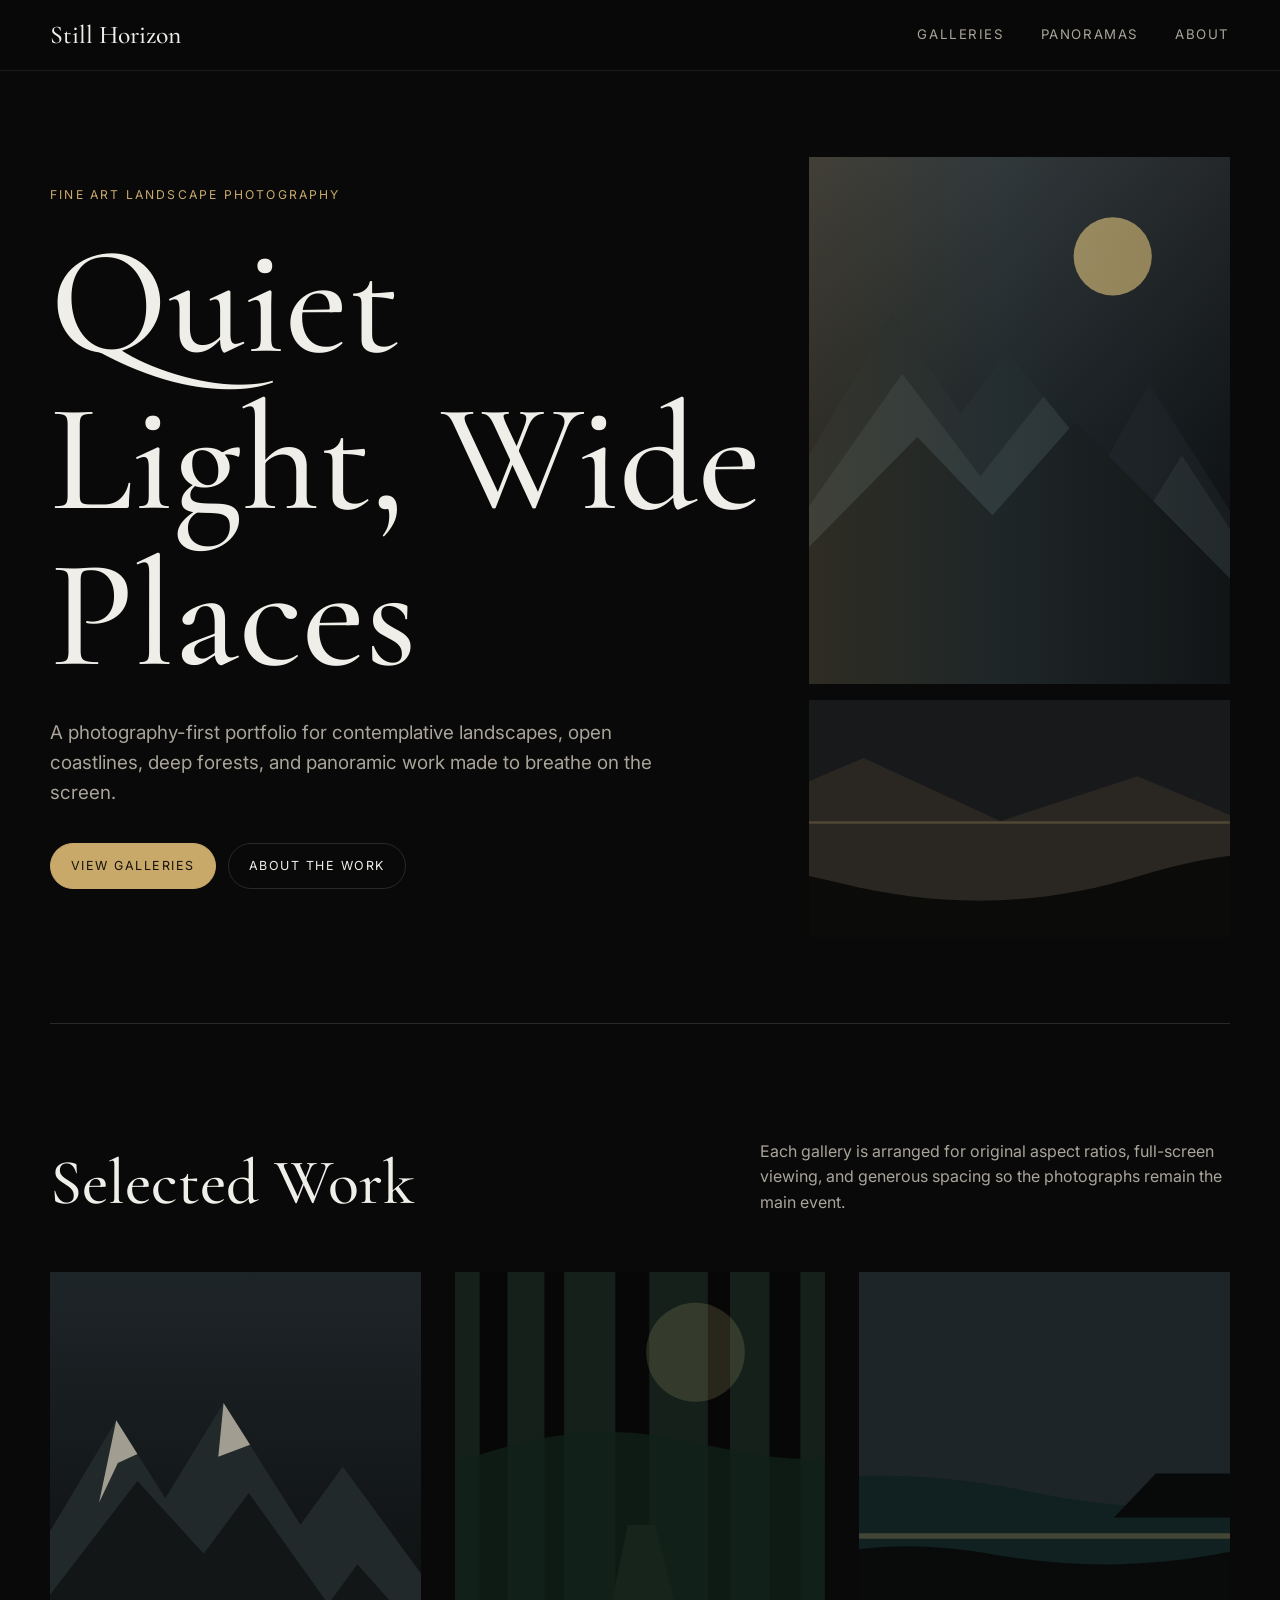
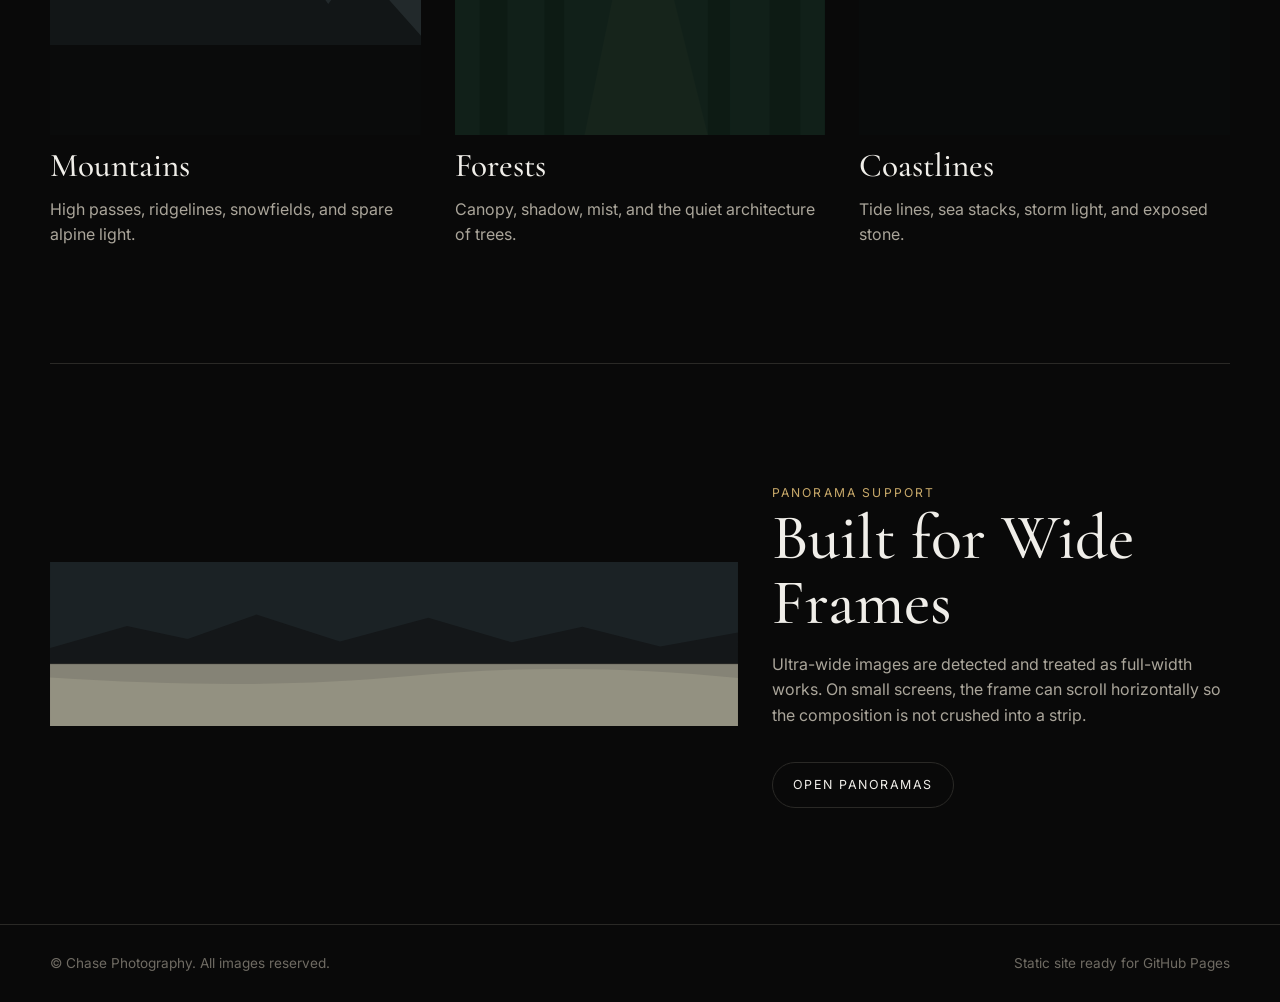
<file: index.html>
﻿<!doctype html>
<html lang="en">
<head>
  <meta charset="utf-8">
  <meta name="viewport" content="width=device-width, initial-scale=1">
  <meta name="description" content="A minimalist fine art photography portfolio for landscapes, wildlife, coastlines, forests, mountains, and panoramas.">
  <title>Still Horizon Photography</title>
  <link rel="preconnect" href="https://fonts.googleapis.com">
  <link rel="preconnect" href="https://fonts.gstatic.com" crossorigin>
  <link href="https://fonts.googleapis.com/css2?family=Cormorant+Garamond:wght@400;500&family=Inter:wght@400;500;600&display=swap" rel="stylesheet">
  <link rel="stylesheet" href="assets/css/styles.css">
</head>
<body>
  <header class="site-header">
    <nav class="nav" aria-label="Primary navigation">
      <a class="brand" href="index.html">Still Horizon</a>
      <div class="nav-links">
        <a href="galleries/index.html">Galleries</a>
        <a href="galleries/panoramas.html">Panoramas</a>
        <a href="about.html">About</a>
      </div>
    </nav>
  </header>

  <main class="page">
    <section class="hero">
      <div class="hero-copy">
        <span class="eyebrow">Fine Art Landscape Photography</span>
        <h1>Quiet Light, Wide Places</h1>
        <p class="lead">A photography-first portfolio for contemplative landscapes, open coastlines, deep forests, and panoramic work made to breathe on the screen.</p>
        <div class="actions">
          <a class="button primary" href="galleries/index.html">View Galleries</a>
          <a class="button" href="about.html">About the Work</a>
        </div>
      </div>
      <div class="hero-stack" aria-label="Featured photographs">
        <figure data-lightbox>
          <img src="assets/images/hero/hero-mountain-light.svg" data-full="assets/images/hero/hero-mountain-light.svg" data-title="Alpine First Light" data-description="A featured mountain study placeholder." alt="Layered mountains at first light" loading="eager">
        </figure>
        <figure data-lightbox>
          <img src="assets/images/panoramas/canyon-wide-pano.svg" data-full="assets/images/panoramas/canyon-wide-pano.svg" data-title="Canyon Silence" data-description="An ultra-wide panorama placeholder." alt="Ultra-wide canyon panorama" loading="lazy">
        </figure>
      </div>
    </section>

    <section class="section">
      <div class="section-header">
        <h2>Selected Work</h2>
        <p>Each gallery is arranged for original aspect ratios, full-screen viewing, and generous spacing so the photographs remain the main event.</p>
      </div>
      <div class="gallery-grid">
        <a class="gallery-card" href="galleries/mountains.html">
          <figure><img src="assets/images/mountains/alpine-basin.svg" alt="Mountain gallery preview" loading="lazy"></figure>
          <h3>Mountains</h3>
          <p>High passes, ridgelines, snowfields, and spare alpine light.</p>
        </a>
        <a class="gallery-card" href="galleries/forests.html">
          <figure><img src="assets/images/forests/old-growth-path.svg" alt="Forest gallery preview" loading="lazy"></figure>
          <h3>Forests</h3>
          <p>Canopy, shadow, mist, and the quiet architecture of trees.</p>
        </a>
        <a class="gallery-card" href="galleries/coastlines.html">
          <figure><img src="assets/images/coastlines/basalt-shore.svg" alt="Coastline gallery preview" loading="lazy"></figure>
          <h3>Coastlines</h3>
          <p>Tide lines, sea stacks, storm light, and exposed stone.</p>
        </a>
      </div>
    </section>

    <section class="section feature">
      <figure data-lightbox>
        <img src="assets/images/panoramas/salt-flat-pano.svg" data-full="assets/images/panoramas/salt-flat-pano.svg" data-title="Salt Flat Meridian" data-description="A panoramic placeholder designed for horizontal scrolling on narrow screens." alt="Wide salt flat panorama" loading="lazy">
      </figure>
      <div class="feature-copy">
        <span class="eyebrow">Panorama Support</span>
        <h2>Built for Wide Frames</h2>
        <p>Ultra-wide images are detected and treated as full-width works. On small screens, the frame can scroll horizontally so the composition is not crushed into a strip.</p>
        <div class="actions">
          <a class="button" href="galleries/panoramas.html">Open Panoramas</a>
        </div>
      </div>
    </section>
  </main>

  <footer class="site-footer">
    <div class="footer-inner">
      <span>&copy; Chase Photography. All images reserved.</span>
      <span>Static site ready for GitHub Pages</span>
    </div>
  </footer>
  <script src="assets/js/gallery.js"></script>
</body>
</html>
</file>
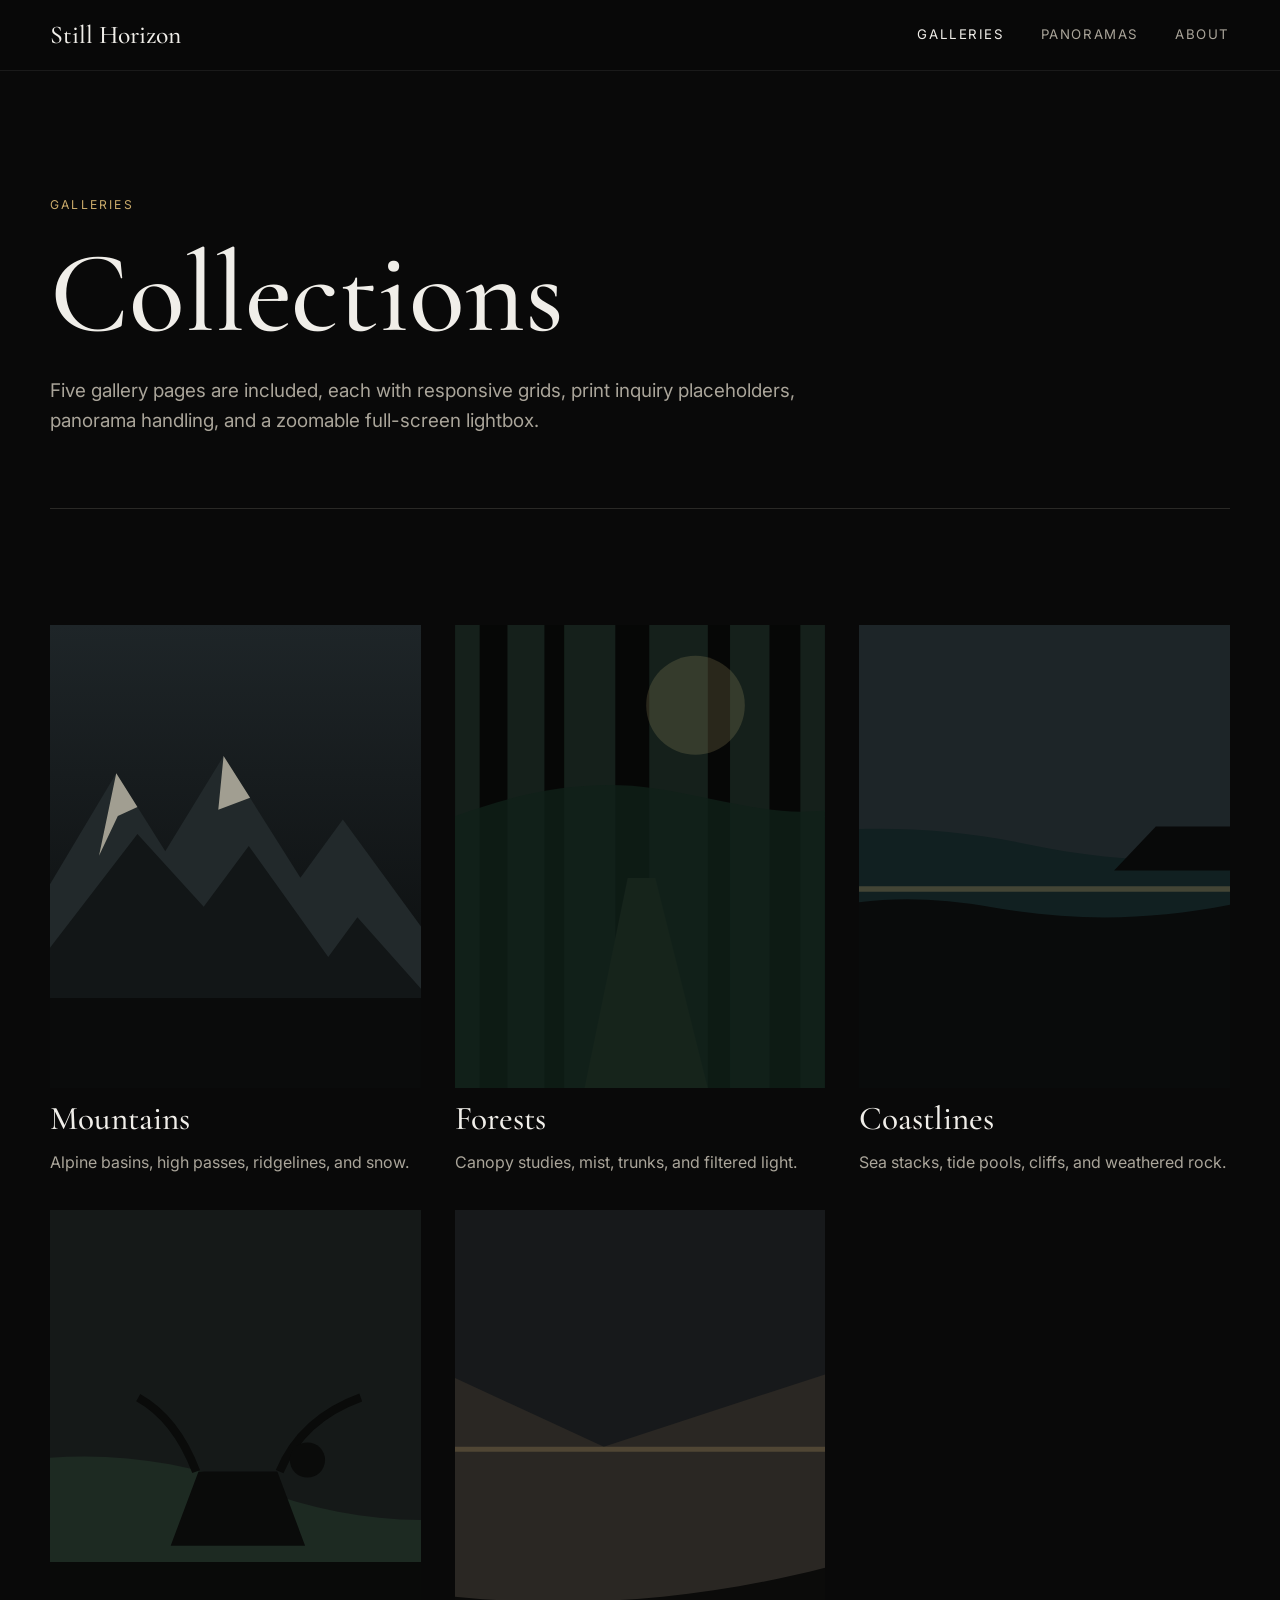
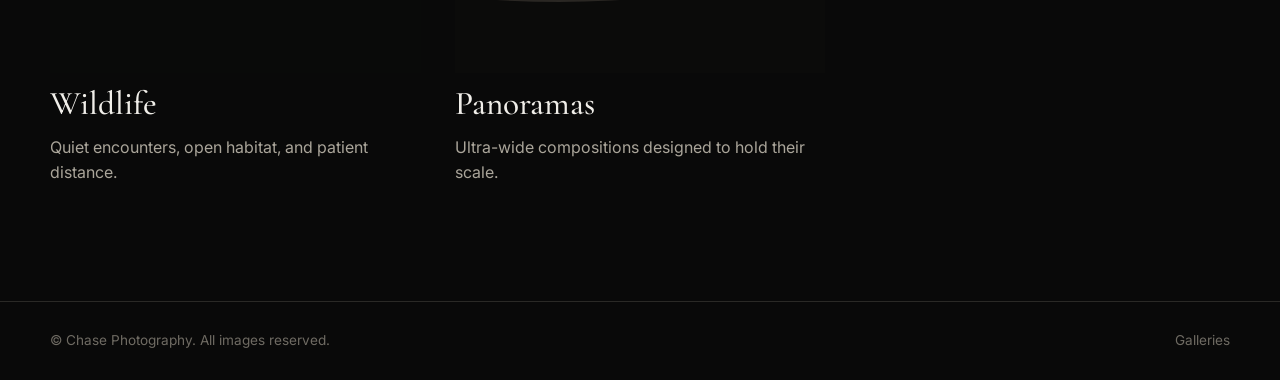
<file: galleries/index.html>
﻿<!doctype html>
<html lang="en">
<head>
  <meta charset="utf-8">
  <meta name="viewport" content="width=device-width, initial-scale=1">
  <title>Galleries | Still Horizon Photography</title>
  <link rel="preconnect" href="https://fonts.googleapis.com">
  <link rel="preconnect" href="https://fonts.gstatic.com" crossorigin>
  <link href="https://fonts.googleapis.com/css2?family=Cormorant+Garamond:wght@400;500&family=Inter:wght@400;500;600&display=swap" rel="stylesheet">
  <link rel="stylesheet" href="../assets/css/styles.css">
</head>
<body>
  <header class="site-header">
    <nav class="nav" aria-label="Primary navigation">
      <a class="brand" href="../index.html">Still Horizon</a>
      <div class="nav-links">
        <a aria-current="page" href="index.html">Galleries</a>
        <a href="panoramas.html">Panoramas</a>
        <a href="../about.html">About</a>
      </div>
    </nav>
  </header>

  <main class="page">
    <section class="page-intro">
      <span class="eyebrow">Galleries</span>
      <h1>Collections</h1>
      <p class="lead">Five gallery pages are included, each with responsive grids, print inquiry placeholders, panorama handling, and a zoomable full-screen lightbox.</p>
    </section>
    <section class="section">
      <div class="gallery-grid">
        <a class="gallery-card" href="mountains.html">
          <figure><img src="../assets/images/mountains/alpine-basin.svg" alt="Mountains preview" loading="lazy"></figure>
          <h3>Mountains</h3>
          <p>Alpine basins, high passes, ridgelines, and snow.</p>
        </a>
        <a class="gallery-card" href="forests.html">
          <figure><img src="../assets/images/forests/old-growth-path.svg" alt="Forests preview" loading="lazy"></figure>
          <h3>Forests</h3>
          <p>Canopy studies, mist, trunks, and filtered light.</p>
        </a>
        <a class="gallery-card" href="coastlines.html">
          <figure><img src="../assets/images/coastlines/basalt-shore.svg" alt="Coastlines preview" loading="lazy"></figure>
          <h3>Coastlines</h3>
          <p>Sea stacks, tide pools, cliffs, and weathered rock.</p>
        </a>
        <a class="gallery-card" href="wildlife.html">
          <figure><img src="../assets/images/wildlife/elk-meadow.svg" alt="Wildlife preview" loading="lazy"></figure>
          <h3>Wildlife</h3>
          <p>Quiet encounters, open habitat, and patient distance.</p>
        </a>
        <a class="gallery-card" href="panoramas.html">
          <figure><img src="../assets/images/panoramas/canyon-wide-pano.svg" alt="Panoramas preview" loading="lazy"></figure>
          <h3>Panoramas</h3>
          <p>Ultra-wide compositions designed to hold their scale.</p>
        </a>
      </div>
    </section>
  </main>

  <footer class="site-footer">
    <div class="footer-inner">
      <span>&copy; Chase Photography. All images reserved.</span>
      <span>Galleries</span>
    </div>
  </footer>
</body>
</html>
</file>
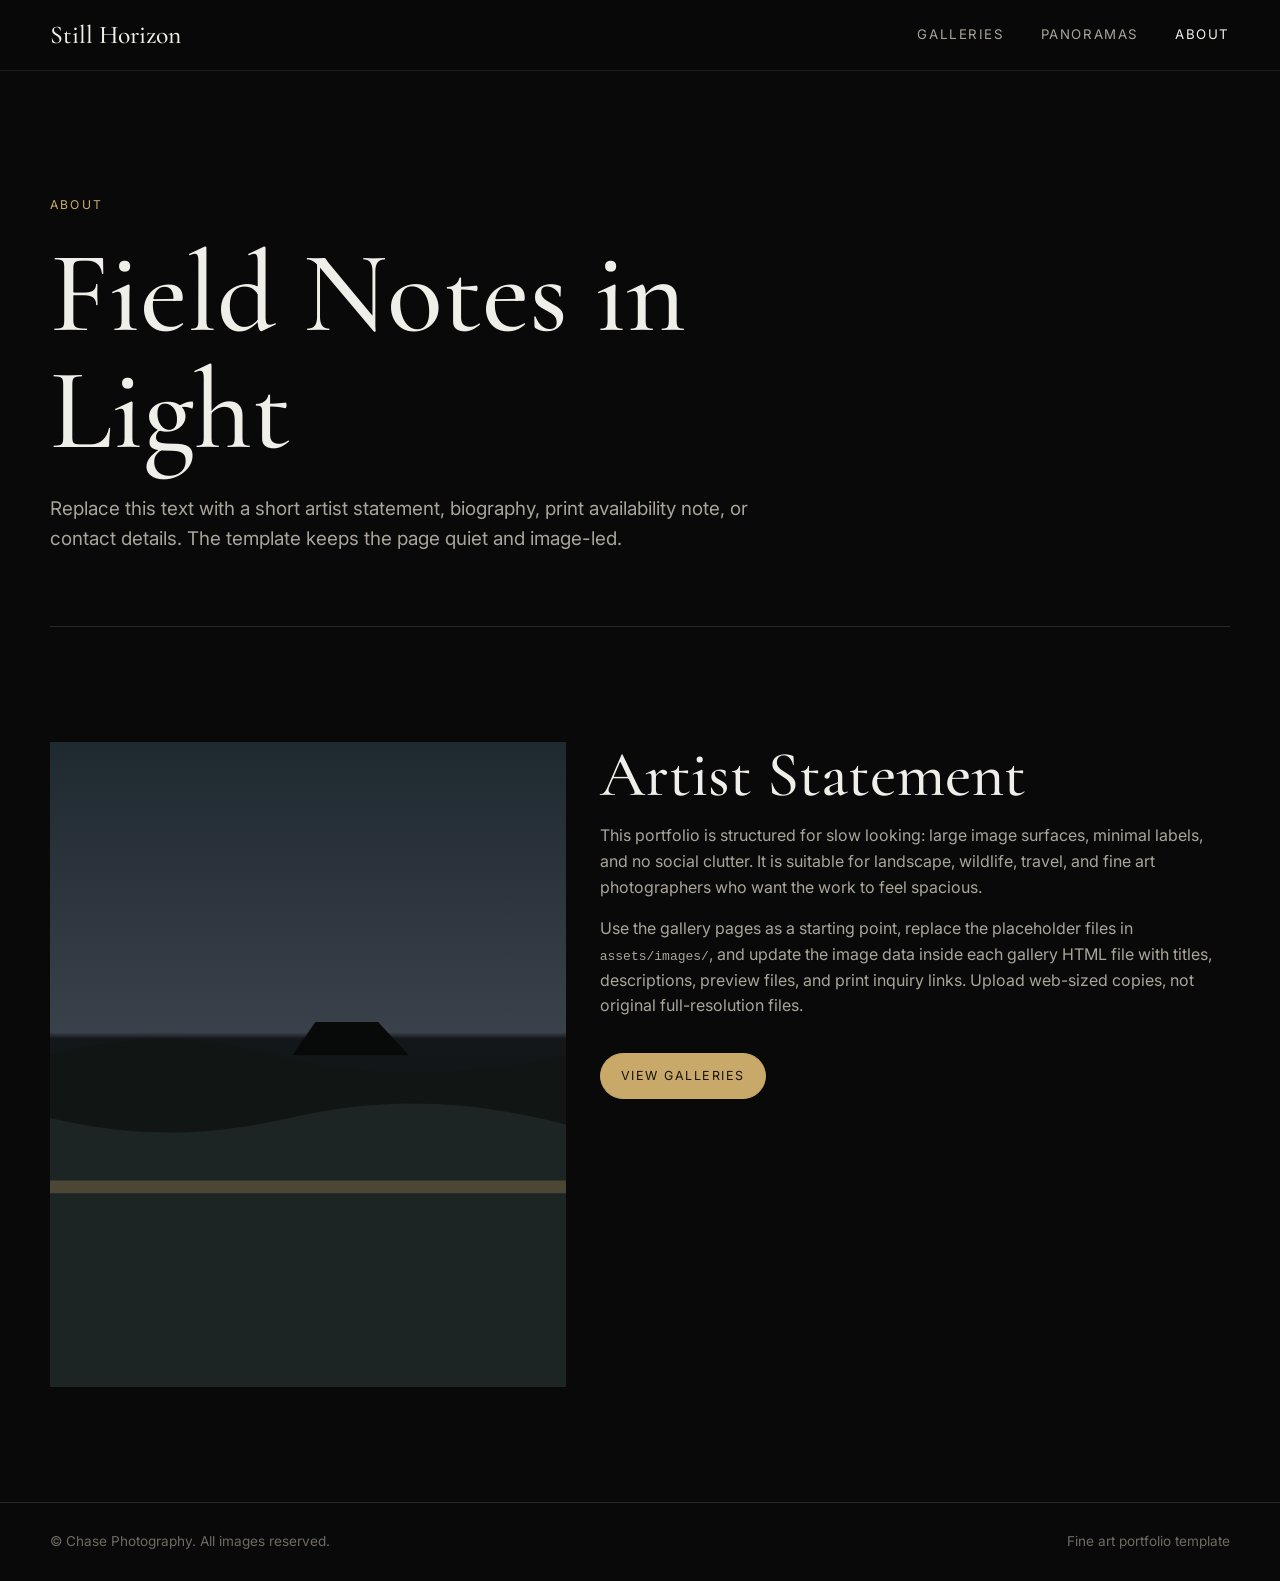
<file: about.html>
﻿<!doctype html>
<html lang="en">
<head>
  <meta charset="utf-8">
  <meta name="viewport" content="width=device-width, initial-scale=1">
  <title>About | Still Horizon Photography</title>
  <link rel="preconnect" href="https://fonts.googleapis.com">
  <link rel="preconnect" href="https://fonts.gstatic.com" crossorigin>
  <link href="https://fonts.googleapis.com/css2?family=Cormorant+Garamond:wght@400;500&family=Inter:wght@400;500;600&display=swap" rel="stylesheet">
  <link rel="stylesheet" href="assets/css/styles.css">
</head>
<body>
  <header class="site-header">
    <nav class="nav" aria-label="Primary navigation">
      <a class="brand" href="index.html">Still Horizon</a>
      <div class="nav-links">
        <a href="galleries/index.html">Galleries</a>
        <a href="galleries/panoramas.html">Panoramas</a>
        <a aria-current="page" href="about.html">About</a>
      </div>
    </nav>
  </header>

  <main class="page">
    <section class="page-intro">
      <span class="eyebrow">About</span>
      <h1>Field Notes in Light</h1>
      <p class="lead">Replace this text with a short artist statement, biography, print availability note, or contact details. The template keeps the page quiet and image-led.</p>
    </section>
    <section class="section about-layout">
      <figure class="about-image">
        <img src="assets/images/hero/hero-coastal-dusk.svg" alt="Coastal dusk placeholder" loading="lazy">
      </figure>
      <div class="about-copy">
        <h2>Artist Statement</h2>
        <p>This portfolio is structured for slow looking: large image surfaces, minimal labels, and no social clutter. It is suitable for landscape, wildlife, travel, and fine art photographers who want the work to feel spacious.</p>
        <p>Use the gallery pages as a starting point, replace the placeholder files in <code>assets/images/</code>, and update the image data inside each gallery HTML file with titles, descriptions, preview files, and print inquiry links. Upload web-sized copies, not original full-resolution files.</p>
        <div class="actions">
          <a class="button primary" href="galleries/index.html">View Galleries</a>
        </div>
      </div>
    </section>
  </main>

  <footer class="site-footer">
    <div class="footer-inner">
      <span>&copy; Chase Photography. All images reserved.</span>
      <span>Fine art portfolio template</span>
    </div>
  </footer>
</body>
</html>
</file>
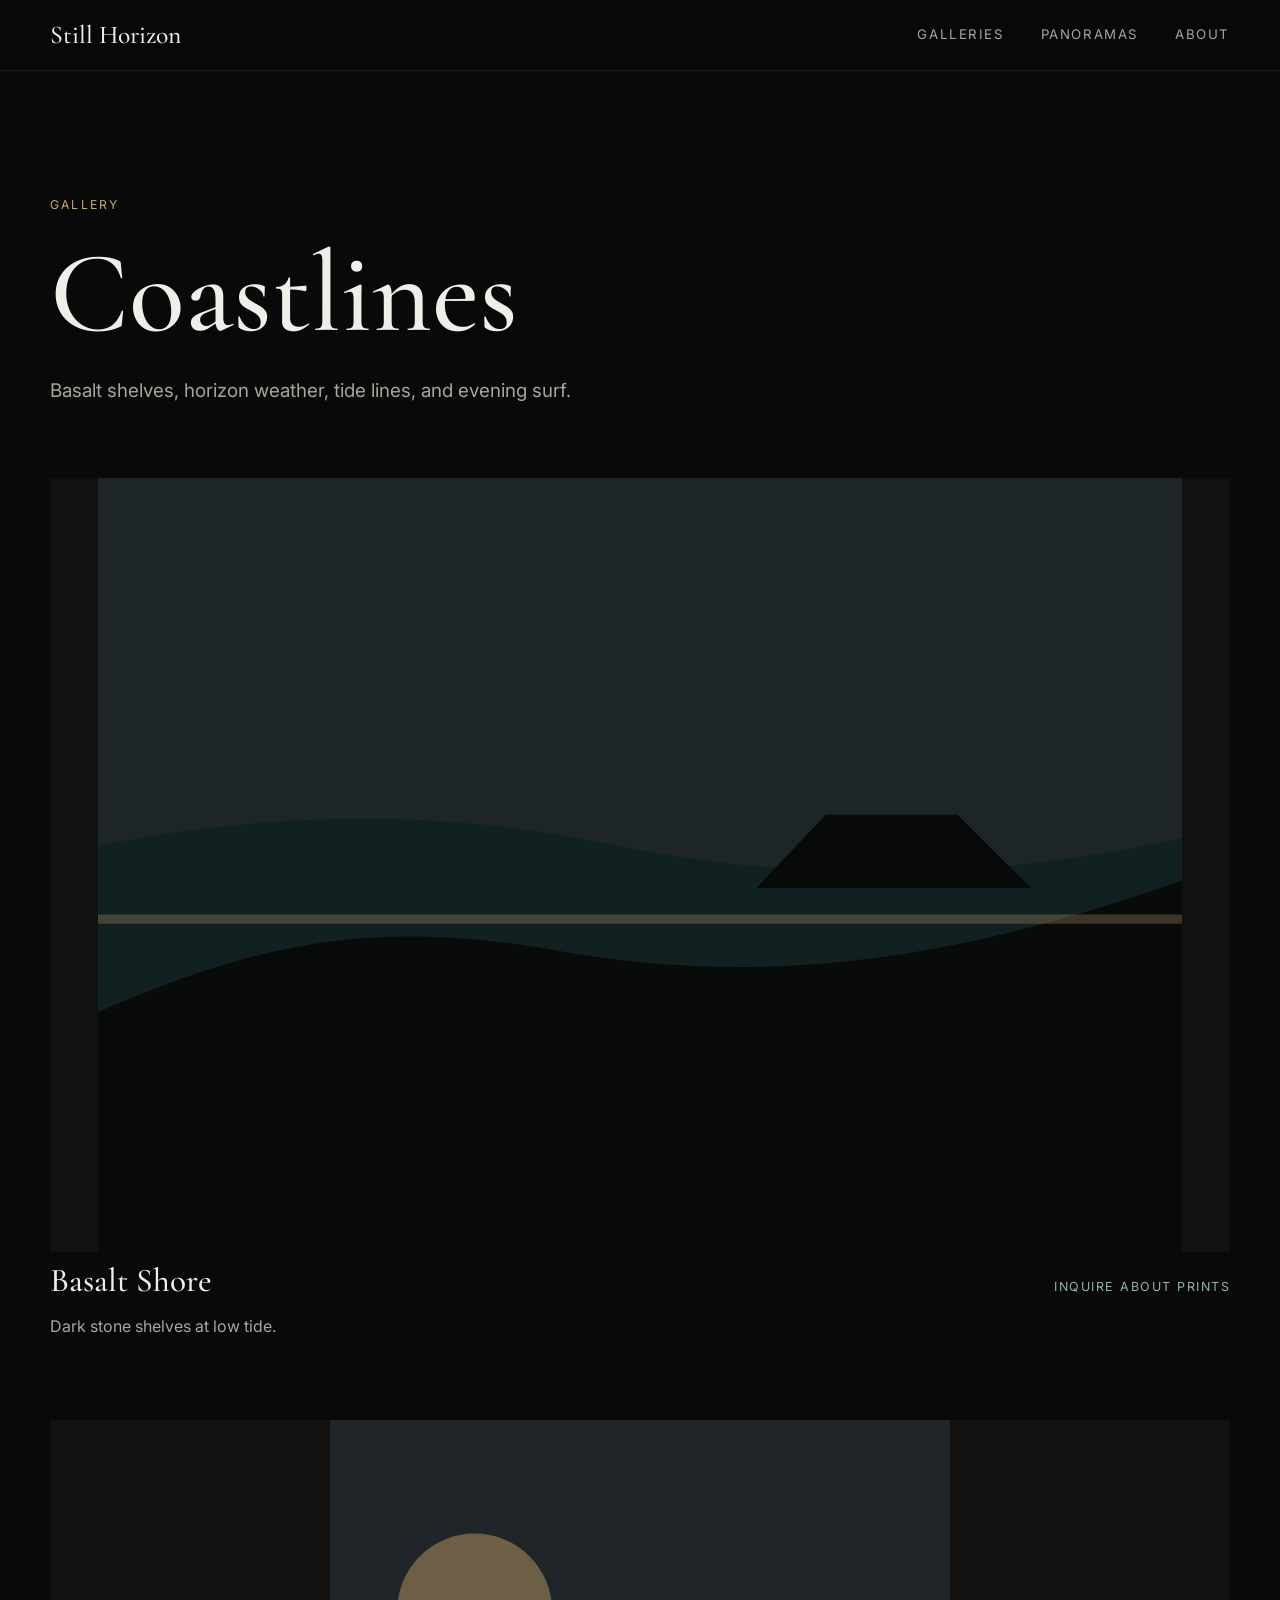
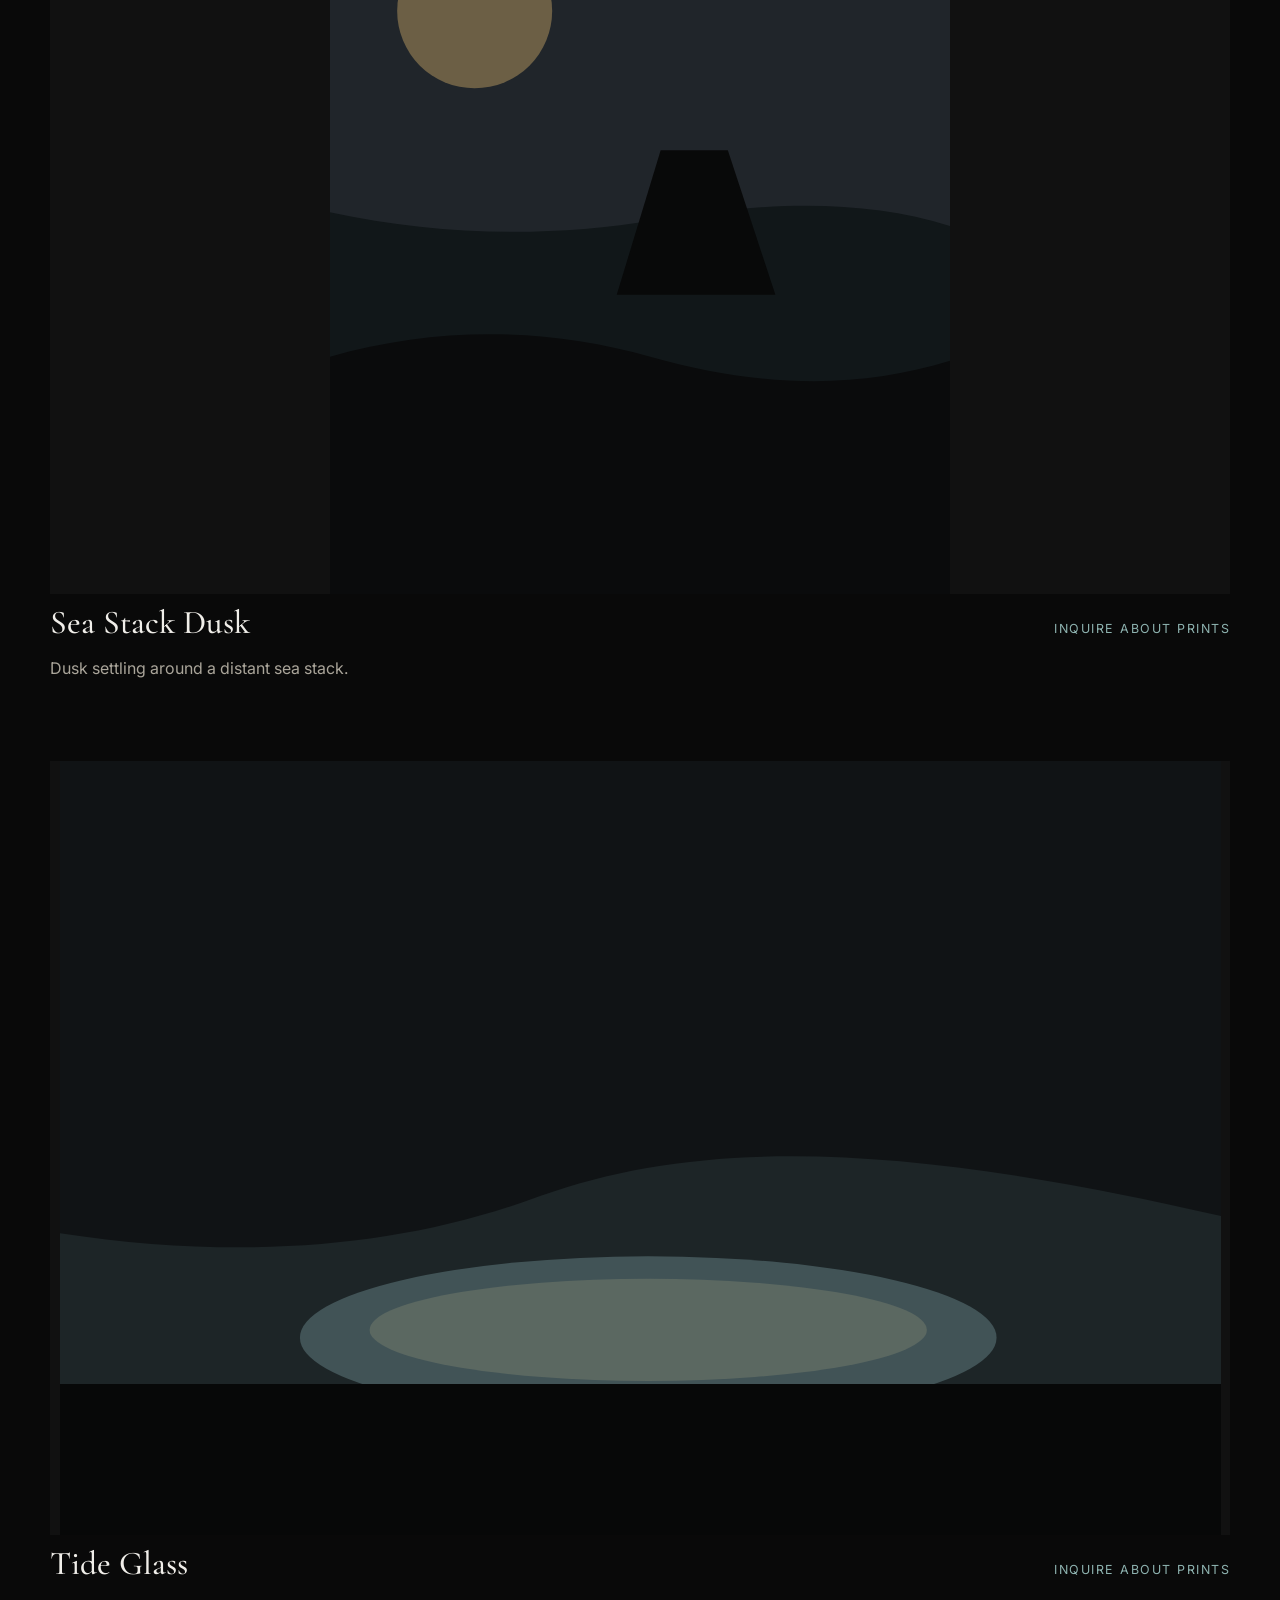
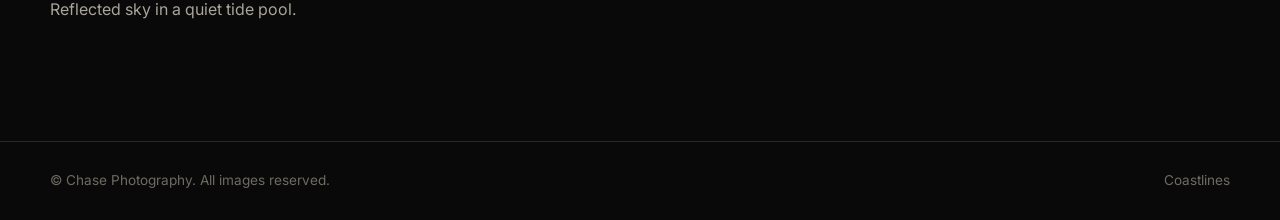
<file: galleries/coastlines.html>
﻿<!doctype html>
<html lang="en">
<head>
  <meta charset="utf-8">
  <meta name="viewport" content="width=device-width, initial-scale=1">
  <title>Coastlines | Still Horizon Photography</title>
  <link rel="preconnect" href="https://fonts.googleapis.com">
  <link rel="preconnect" href="https://fonts.gstatic.com" crossorigin>
  <link href="https://fonts.googleapis.com/css2?family=Cormorant+Garamond:wght@400;500&family=Inter:wght@400;500;600&display=swap" rel="stylesheet">
  <link rel="stylesheet" href="../assets/css/styles.css">
</head>
<body>
  <header class="site-header"><nav class="nav" aria-label="Primary navigation"><a class="brand" href="../index.html">Still Horizon</a><div class="nav-links"><a href="index.html">Galleries</a><a href="panoramas.html">Panoramas</a><a href="../about.html">About</a></div></nav></header>
  <main class="page">
    <section class="page-intro"><span class="eyebrow">Gallery</span><h1>Coastlines</h1><p class="lead">Basalt shelves, horizon weather, tide lines, and evening surf.</p></section>
    <section class="gallery-wall" data-gallery-page></section>
  </main>
  <footer class="site-footer"><div class="footer-inner"><span>&copy; Chase Photography. All images reserved.</span><span>Coastlines</span></div></footer>
  <script>
    window.PORTFOLIO_GALLERY = {
      images: [
        { title: "Basalt Shore", src: "../assets/images/coastlines/basalt-shore.svg", full: "../assets/images/coastlines/basalt-shore.svg", description: "Dark stone shelves at low tide.", alt: "Basalt coastline at low tide" },
        { title: "Sea Stack Dusk", src: "../assets/images/coastlines/sea-stack-dusk.svg", full: "../assets/images/coastlines/sea-stack-dusk.svg", description: "Dusk settling around a distant sea stack.", alt: "Sea stack at dusk" },
        { title: "Tide Glass", src: "../assets/images/coastlines/tide-glass.svg", full: "../assets/images/coastlines/tide-glass.svg", description: "Reflected sky in a quiet tide pool.", alt: "Tide pool reflecting the sky" }
      ]
    };
  </script>
  <script src="../assets/js/gallery.js"></script>
</body>
</html>
</file>
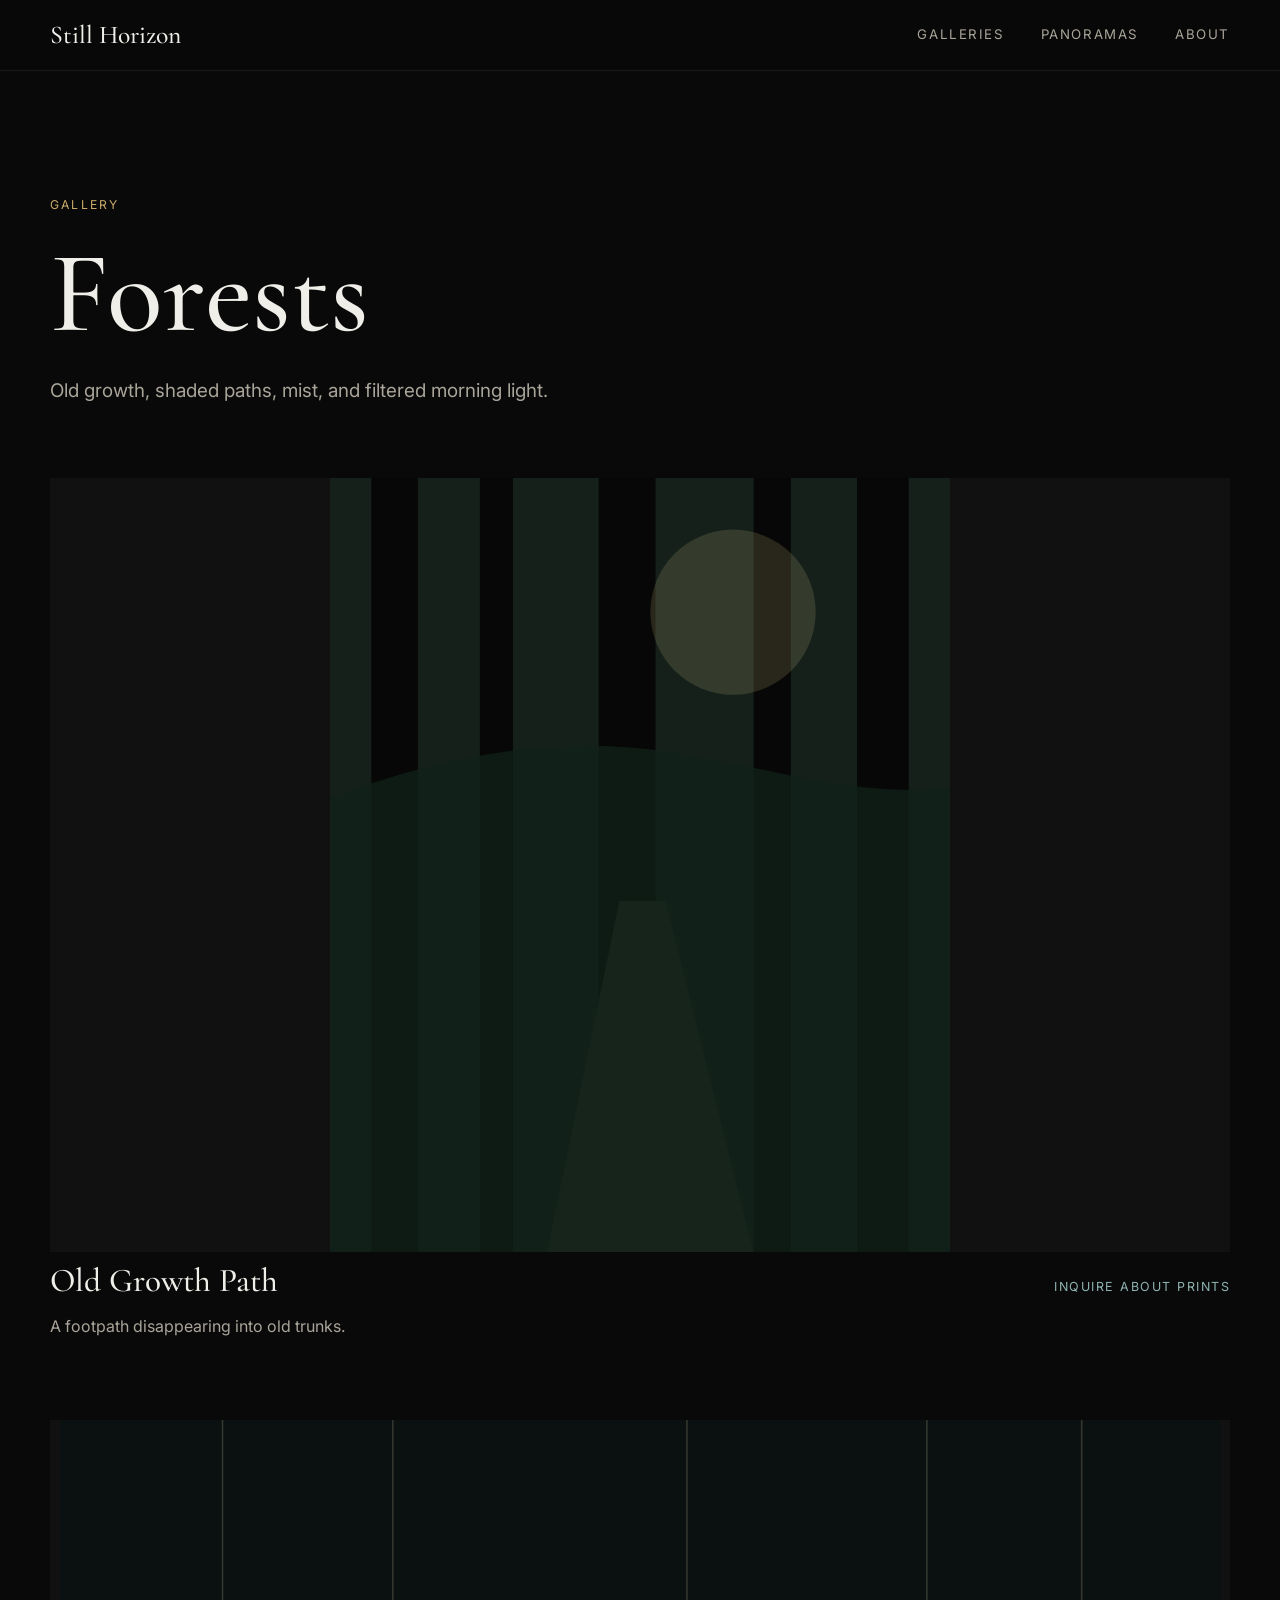
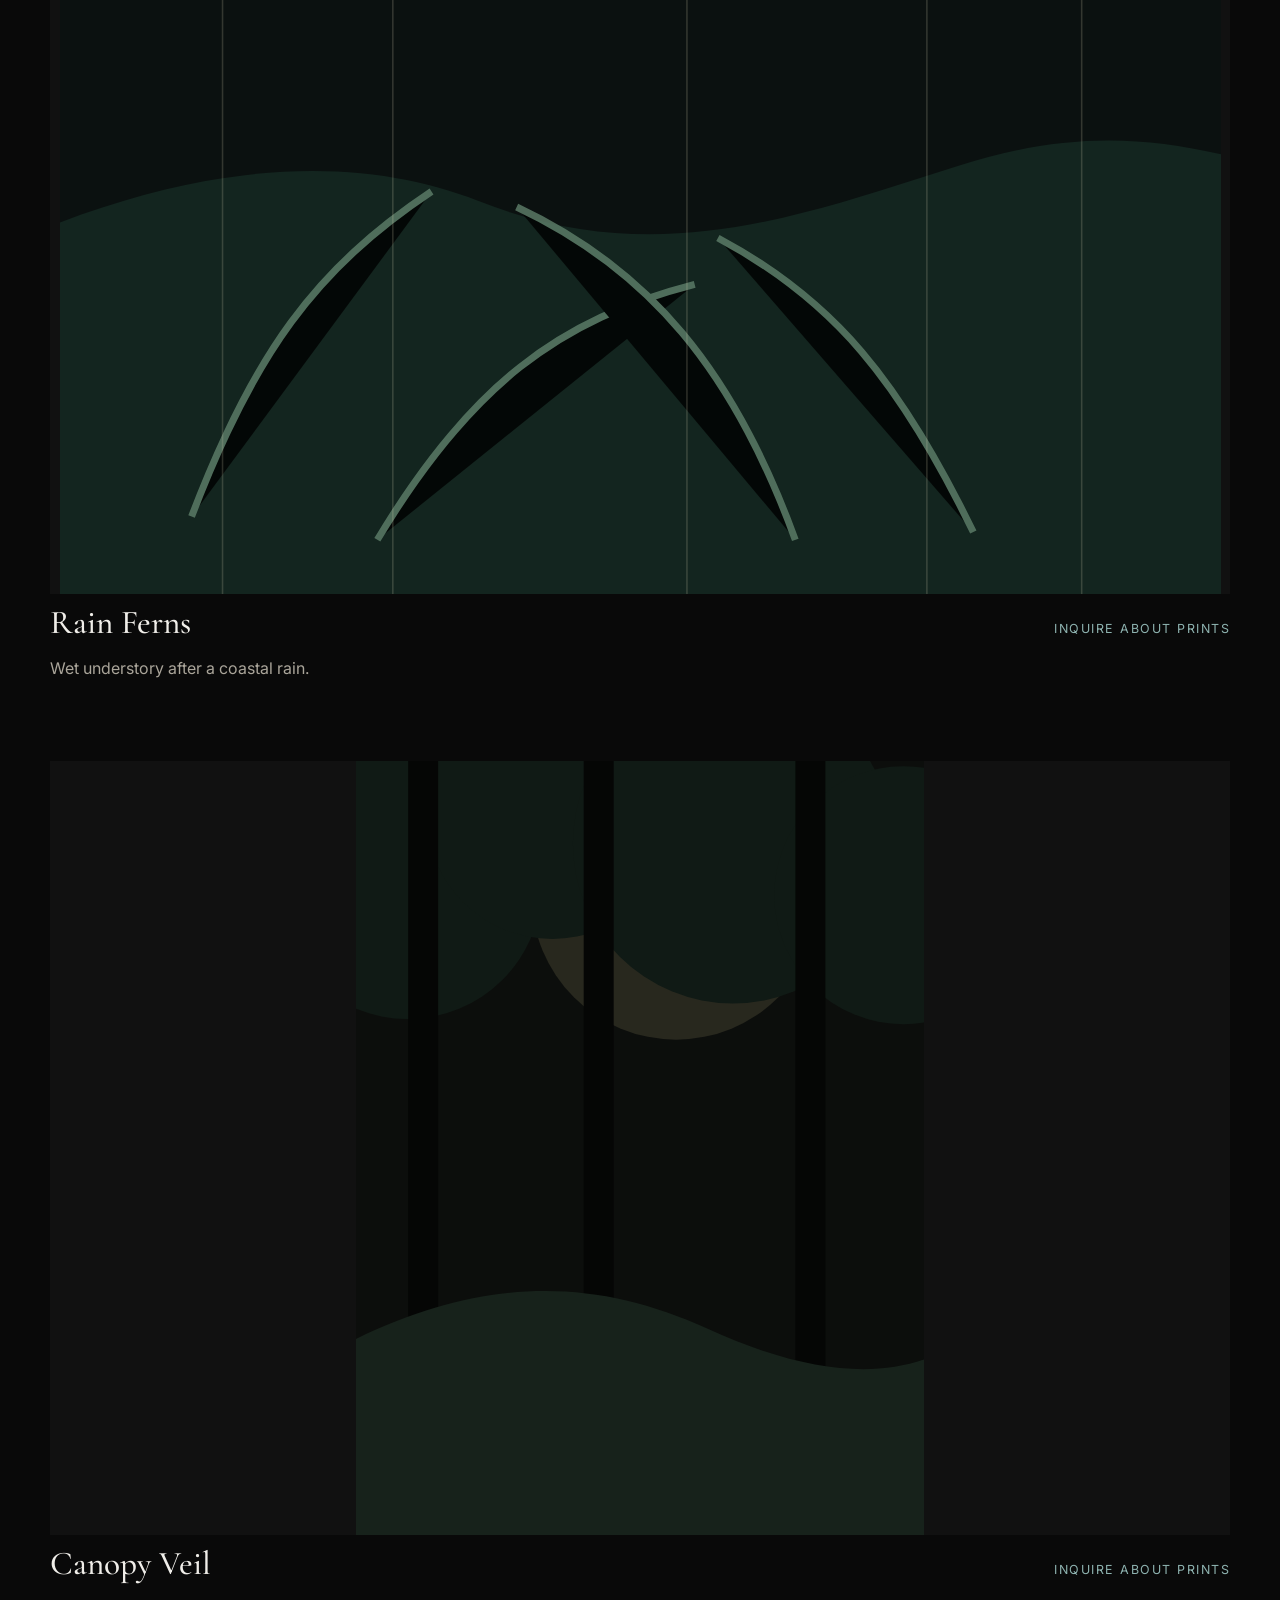
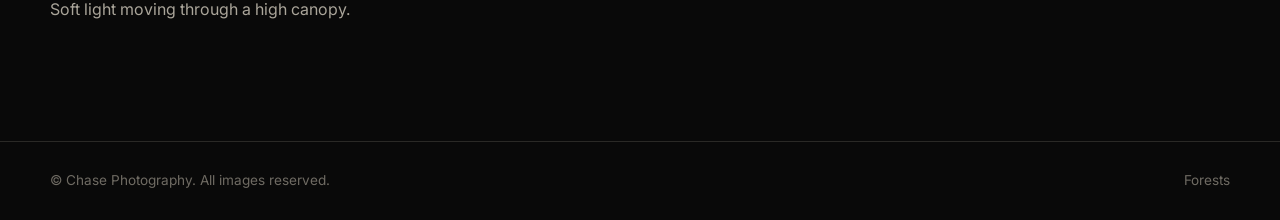
<file: galleries/forests.html>
﻿<!doctype html>
<html lang="en">
<head>
  <meta charset="utf-8">
  <meta name="viewport" content="width=device-width, initial-scale=1">
  <title>Forests | Still Horizon Photography</title>
  <link rel="preconnect" href="https://fonts.googleapis.com">
  <link rel="preconnect" href="https://fonts.gstatic.com" crossorigin>
  <link href="https://fonts.googleapis.com/css2?family=Cormorant+Garamond:wght@400;500&family=Inter:wght@400;500;600&display=swap" rel="stylesheet">
  <link rel="stylesheet" href="../assets/css/styles.css">
</head>
<body>
  <header class="site-header"><nav class="nav" aria-label="Primary navigation"><a class="brand" href="../index.html">Still Horizon</a><div class="nav-links"><a href="index.html">Galleries</a><a href="panoramas.html">Panoramas</a><a href="../about.html">About</a></div></nav></header>
  <main class="page">
    <section class="page-intro"><span class="eyebrow">Gallery</span><h1>Forests</h1><p class="lead">Old growth, shaded paths, mist, and filtered morning light.</p></section>
    <section class="gallery-wall" data-gallery-page></section>
  </main>
  <footer class="site-footer"><div class="footer-inner"><span>&copy; Chase Photography. All images reserved.</span><span>Forests</span></div></footer>
  <script>
    window.PORTFOLIO_GALLERY = {
      images: [
        { title: "Old Growth Path", src: "../assets/images/forests/old-growth-path.svg", full: "../assets/images/forests/old-growth-path.svg", description: "A footpath disappearing into old trunks.", alt: "Forest path through old growth trees" },
        { title: "Rain Ferns", src: "../assets/images/forests/rain-ferns.svg", full: "../assets/images/forests/rain-ferns.svg", description: "Wet understory after a coastal rain.", alt: "Rainy forest understory with ferns" },
        { title: "Canopy Veil", src: "../assets/images/forests/canopy-veil.svg", full: "../assets/images/forests/canopy-veil.svg", description: "Soft light moving through a high canopy.", alt: "Forest canopy with soft light" }
      ]
    };
  </script>
  <script src="../assets/js/gallery.js"></script>
</body>
</html>
</file>
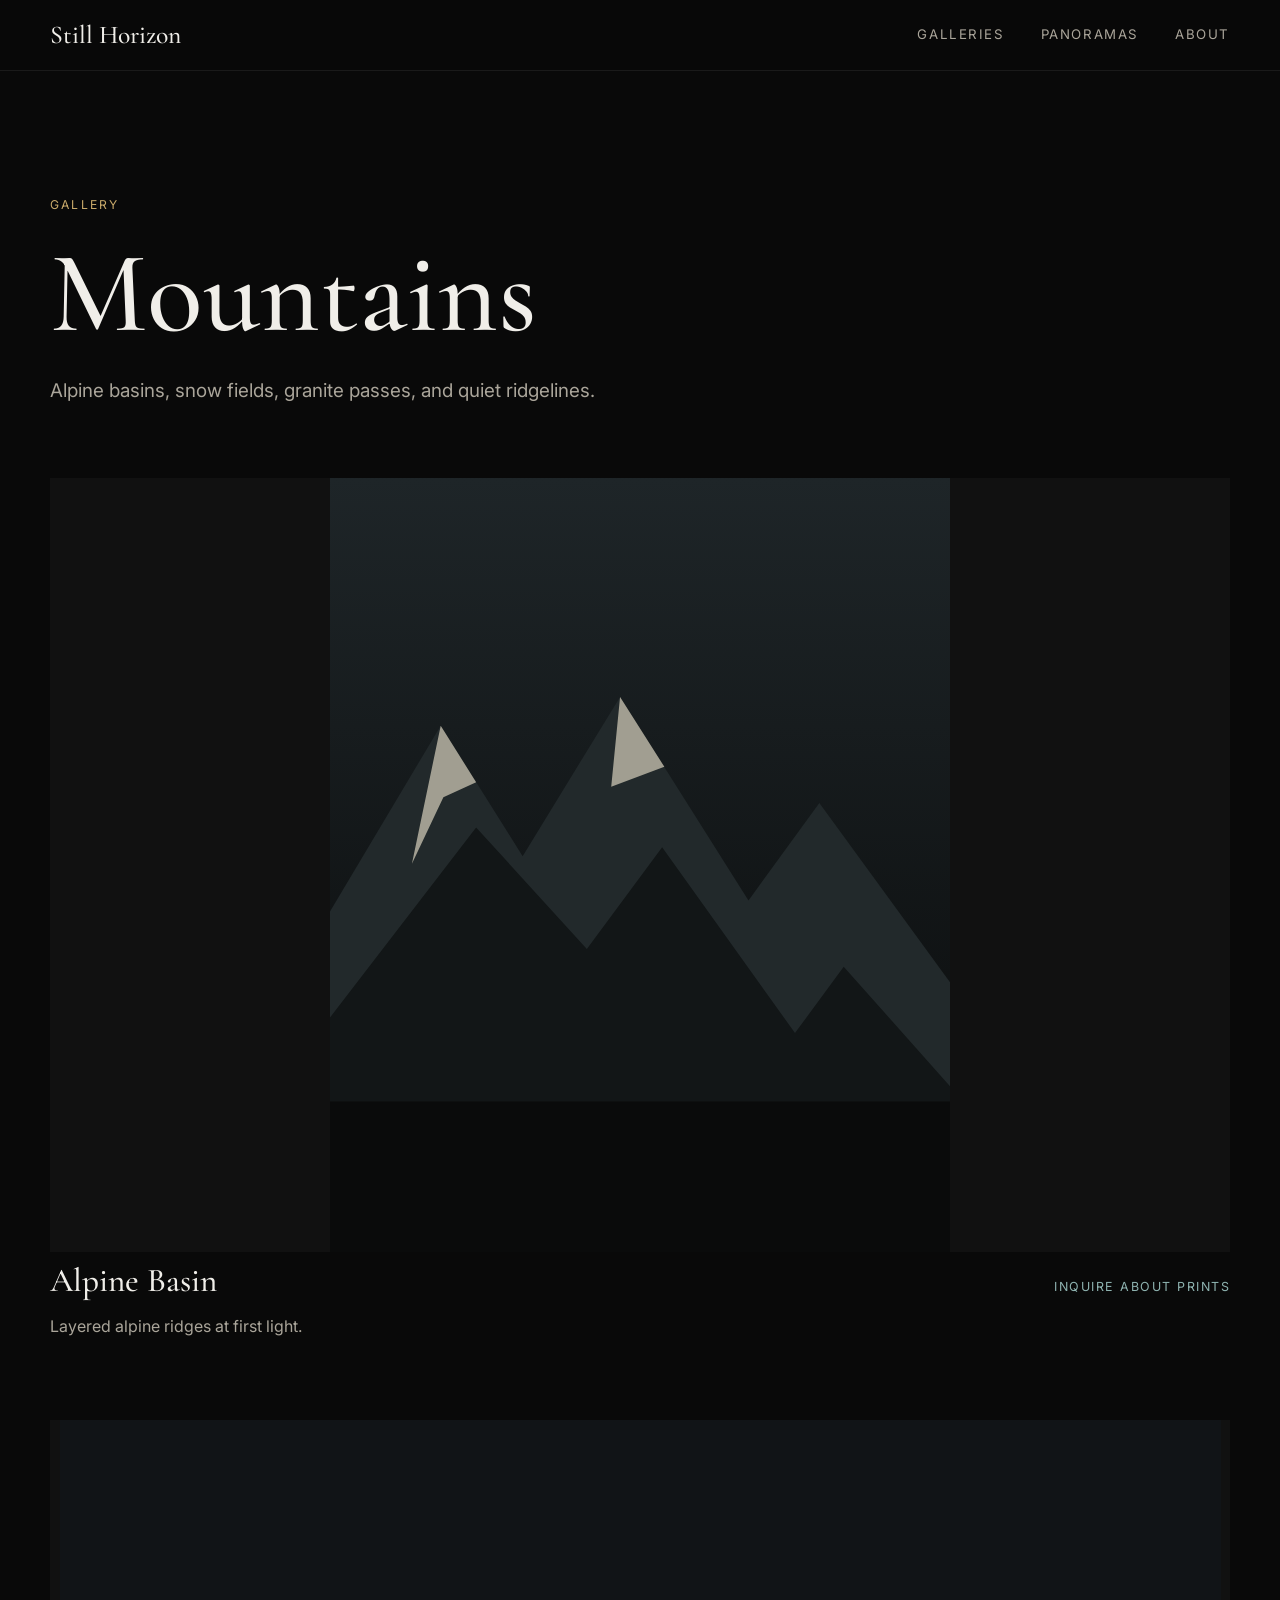
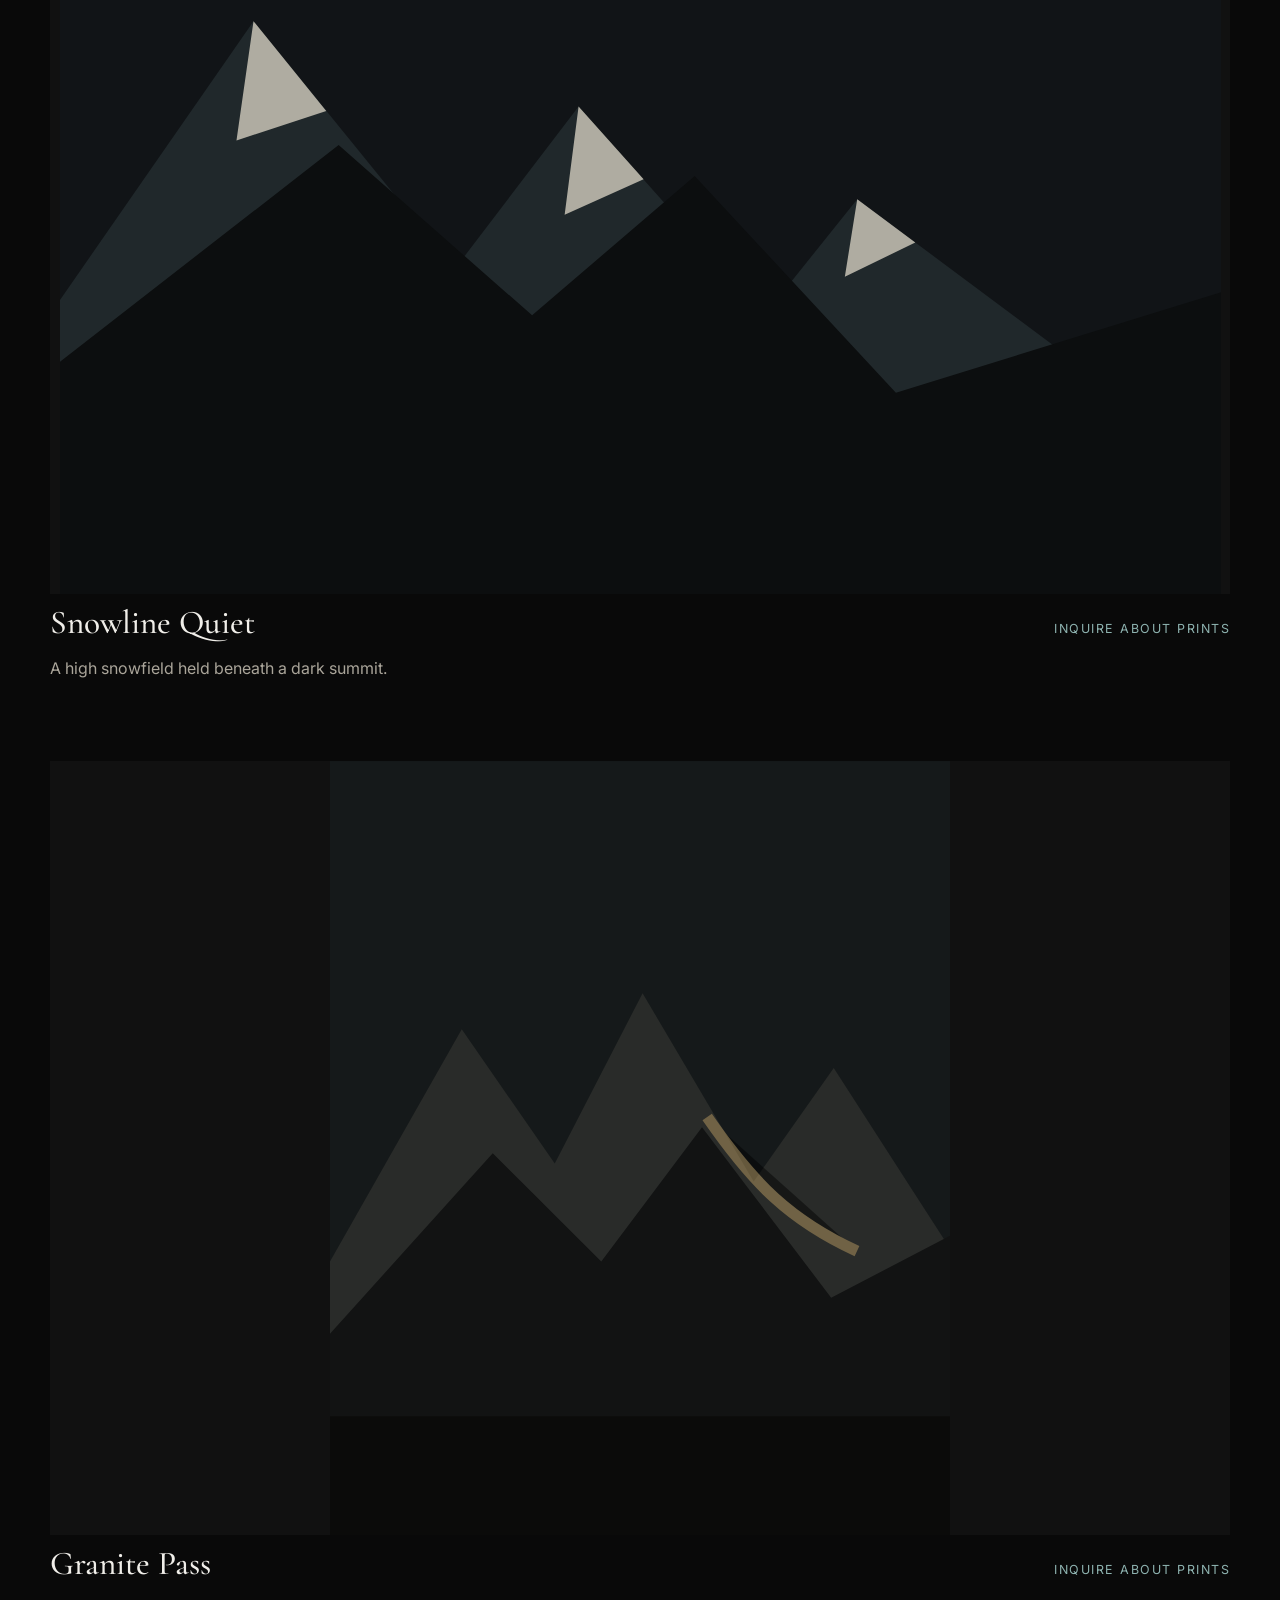
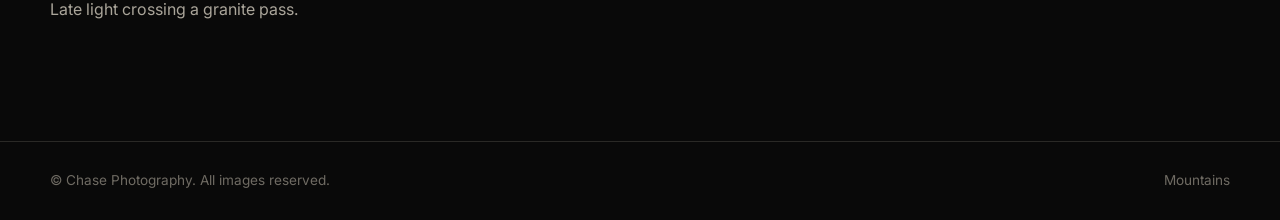
<file: galleries/mountains.html>
﻿<!doctype html>
<html lang="en">
<head>
  <meta charset="utf-8">
  <meta name="viewport" content="width=device-width, initial-scale=1">
  <title>Mountains | Still Horizon Photography</title>
  <link rel="preconnect" href="https://fonts.googleapis.com">
  <link rel="preconnect" href="https://fonts.gstatic.com" crossorigin>
  <link href="https://fonts.googleapis.com/css2?family=Cormorant+Garamond:wght@400;500&family=Inter:wght@400;500;600&display=swap" rel="stylesheet">
  <link rel="stylesheet" href="../assets/css/styles.css">
</head>
<body>
  <header class="site-header"><nav class="nav" aria-label="Primary navigation"><a class="brand" href="../index.html">Still Horizon</a><div class="nav-links"><a href="index.html">Galleries</a><a href="panoramas.html">Panoramas</a><a href="../about.html">About</a></div></nav></header>
  <main class="page">
    <section class="page-intro"><span class="eyebrow">Gallery</span><h1>Mountains</h1><p class="lead">Alpine basins, snow fields, granite passes, and quiet ridgelines.</p></section>
    <section class="gallery-wall" data-gallery-page></section>
  </main>
  <footer class="site-footer"><div class="footer-inner"><span>&copy; Chase Photography. All images reserved.</span><span>Mountains</span></div></footer>
  <script>
    window.PORTFOLIO_GALLERY = {
      images: [
        { title: "Alpine Basin", src: "../assets/images/mountains/alpine-basin.svg", full: "../assets/images/mountains/alpine-basin.svg", description: "Layered alpine ridges at first light.", alt: "Alpine basin with layered mountain ridges" },
        { title: "Snowline Quiet", src: "../assets/images/mountains/snowline-quiet.svg", full: "../assets/images/mountains/snowline-quiet.svg", description: "A high snowfield held beneath a dark summit.", alt: "Snowline below a dark mountain summit" },
        { title: "Granite Pass", src: "../assets/images/mountains/granite-pass.svg", full: "../assets/images/mountains/granite-pass.svg", description: "Late light crossing a granite pass.", alt: "Granite mountain pass in late light" }
      ]
    };
  </script>
  <script src="../assets/js/gallery.js"></script>
</body>
</html>
</file>
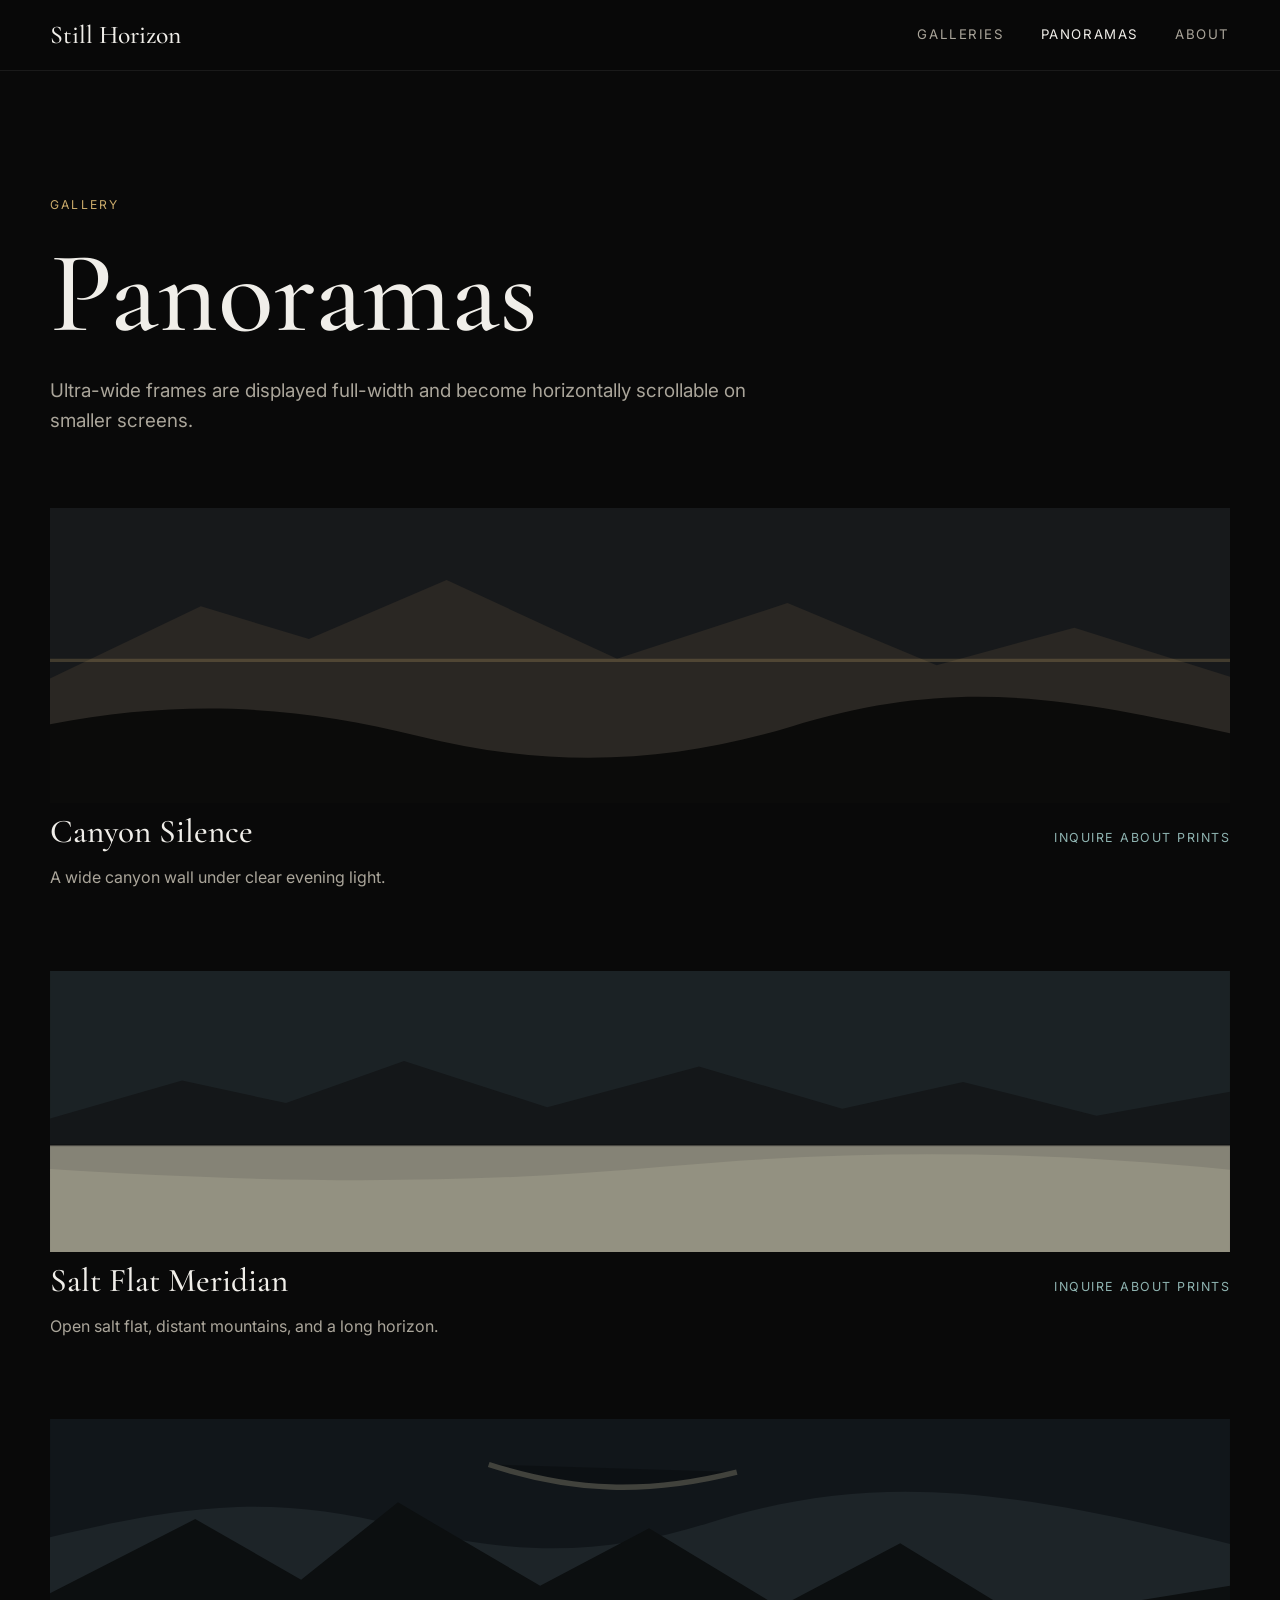
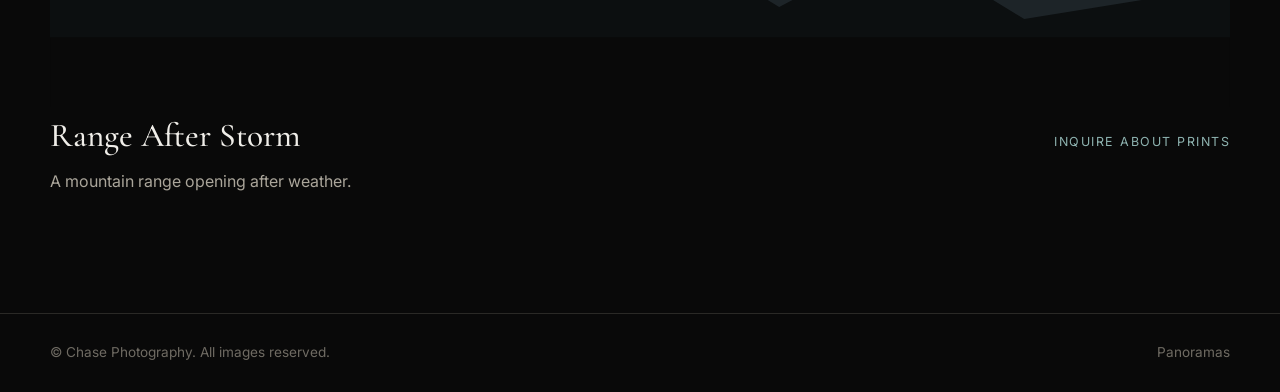
<file: galleries/panoramas.html>
﻿<!doctype html>
<html lang="en">
<head>
  <meta charset="utf-8">
  <meta name="viewport" content="width=device-width, initial-scale=1">
  <title>Panoramas | Still Horizon Photography</title>
  <link rel="preconnect" href="https://fonts.googleapis.com">
  <link rel="preconnect" href="https://fonts.gstatic.com" crossorigin>
  <link href="https://fonts.googleapis.com/css2?family=Cormorant+Garamond:wght@400;500&family=Inter:wght@400;500;600&display=swap" rel="stylesheet">
  <link rel="stylesheet" href="../assets/css/styles.css">
</head>
<body>
  <header class="site-header"><nav class="nav" aria-label="Primary navigation"><a class="brand" href="../index.html">Still Horizon</a><div class="nav-links"><a href="index.html">Galleries</a><a aria-current="page" href="panoramas.html">Panoramas</a><a href="../about.html">About</a></div></nav></header>
  <main class="page">
    <section class="page-intro"><span class="eyebrow">Gallery</span><h1>Panoramas</h1><p class="lead">Ultra-wide frames are displayed full-width and become horizontally scrollable on smaller screens.</p></section>
    <section class="gallery-wall" data-gallery-page></section>
  </main>
  <footer class="site-footer"><div class="footer-inner"><span>&copy; Chase Photography. All images reserved.</span><span>Panoramas</span></div></footer>
  <script>
    window.PORTFOLIO_GALLERY = {
      images: [
        { title: "Canyon Silence", src: "../assets/images/panoramas/canyon-wide-pano.svg", full: "../assets/images/panoramas/canyon-wide-pano.svg", description: "A wide canyon wall under clear evening light.", alt: "Ultra-wide canyon panorama" },
        { title: "Salt Flat Meridian", src: "../assets/images/panoramas/salt-flat-pano.svg", full: "../assets/images/panoramas/salt-flat-pano.svg", description: "Open salt flat, distant mountains, and a long horizon.", alt: "Ultra-wide salt flat panorama" },
        { title: "Range After Storm", src: "../assets/images/panoramas/range-after-storm-pano.svg", full: "../assets/images/panoramas/range-after-storm-pano.svg", description: "A mountain range opening after weather.", alt: "Ultra-wide mountain range after a storm" }
      ]
    };
  </script>
  <script src="../assets/js/gallery.js"></script>
</body>
</html>
</file>
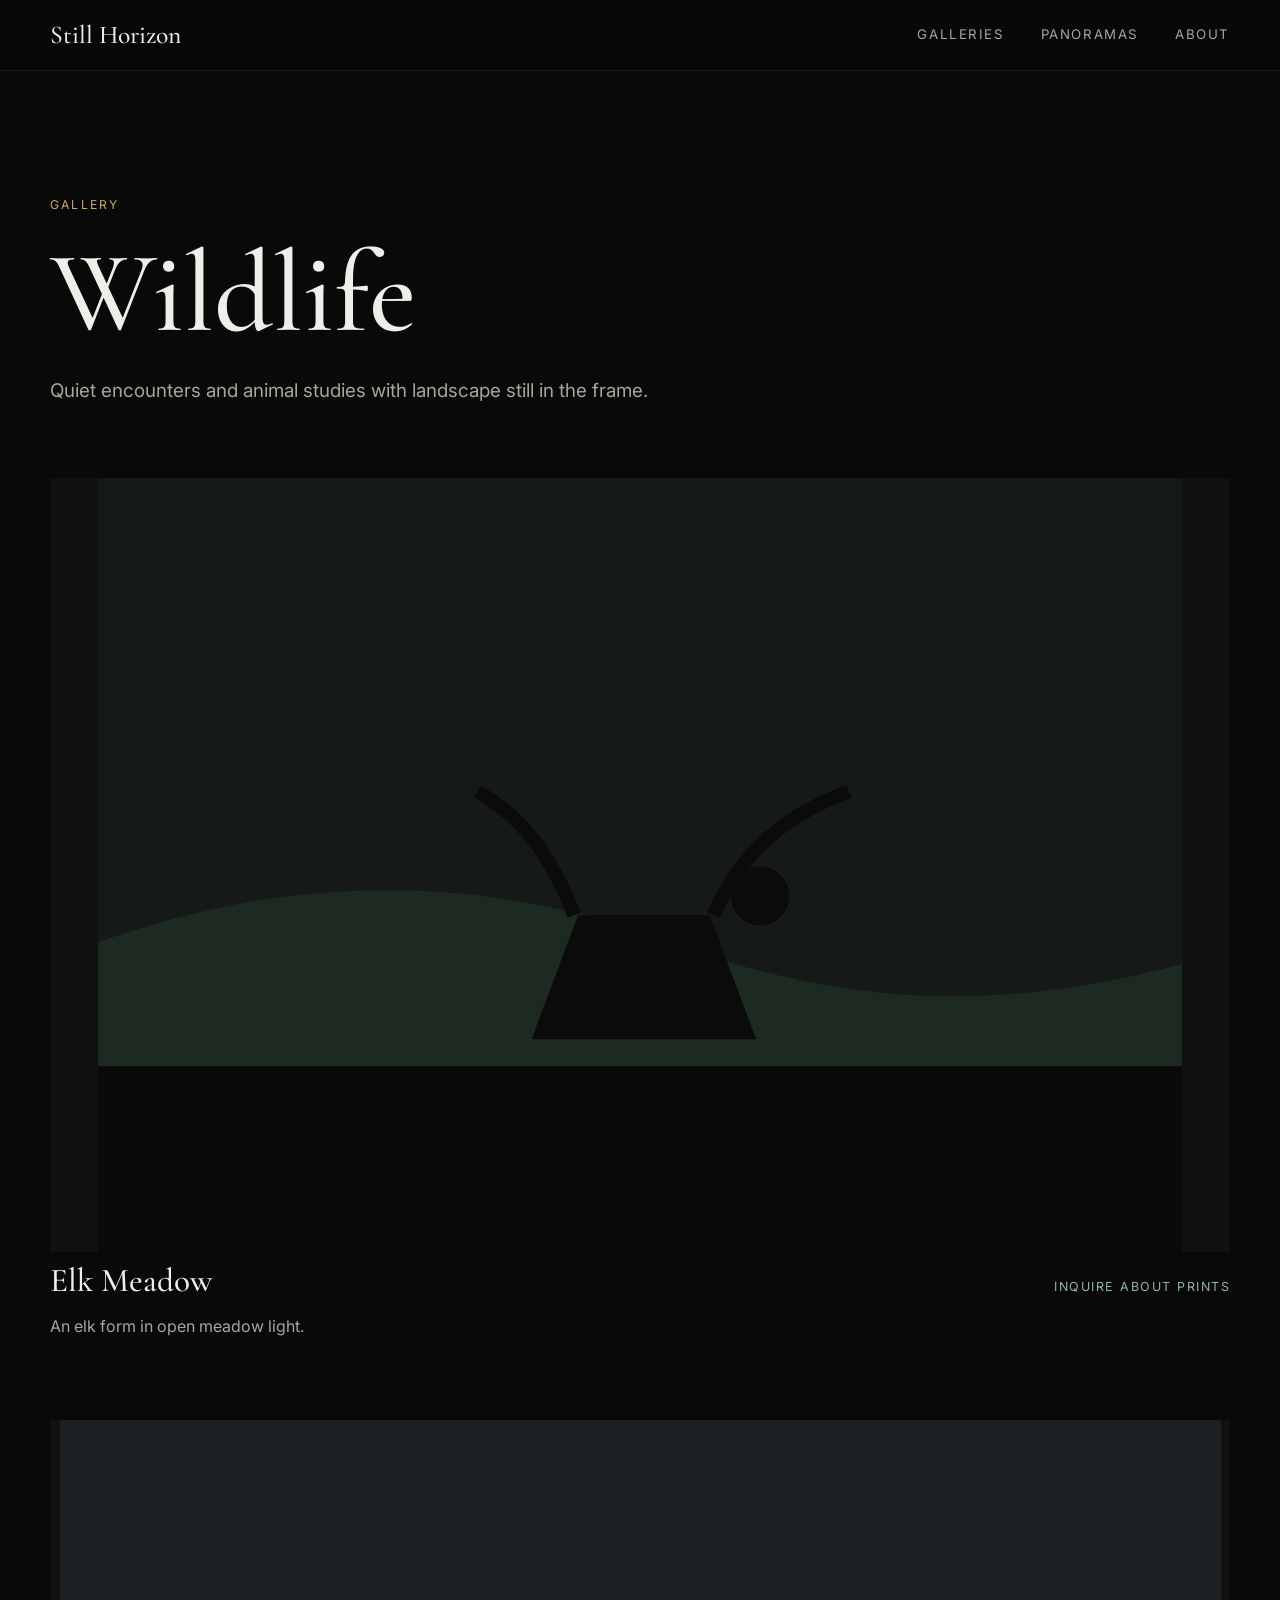
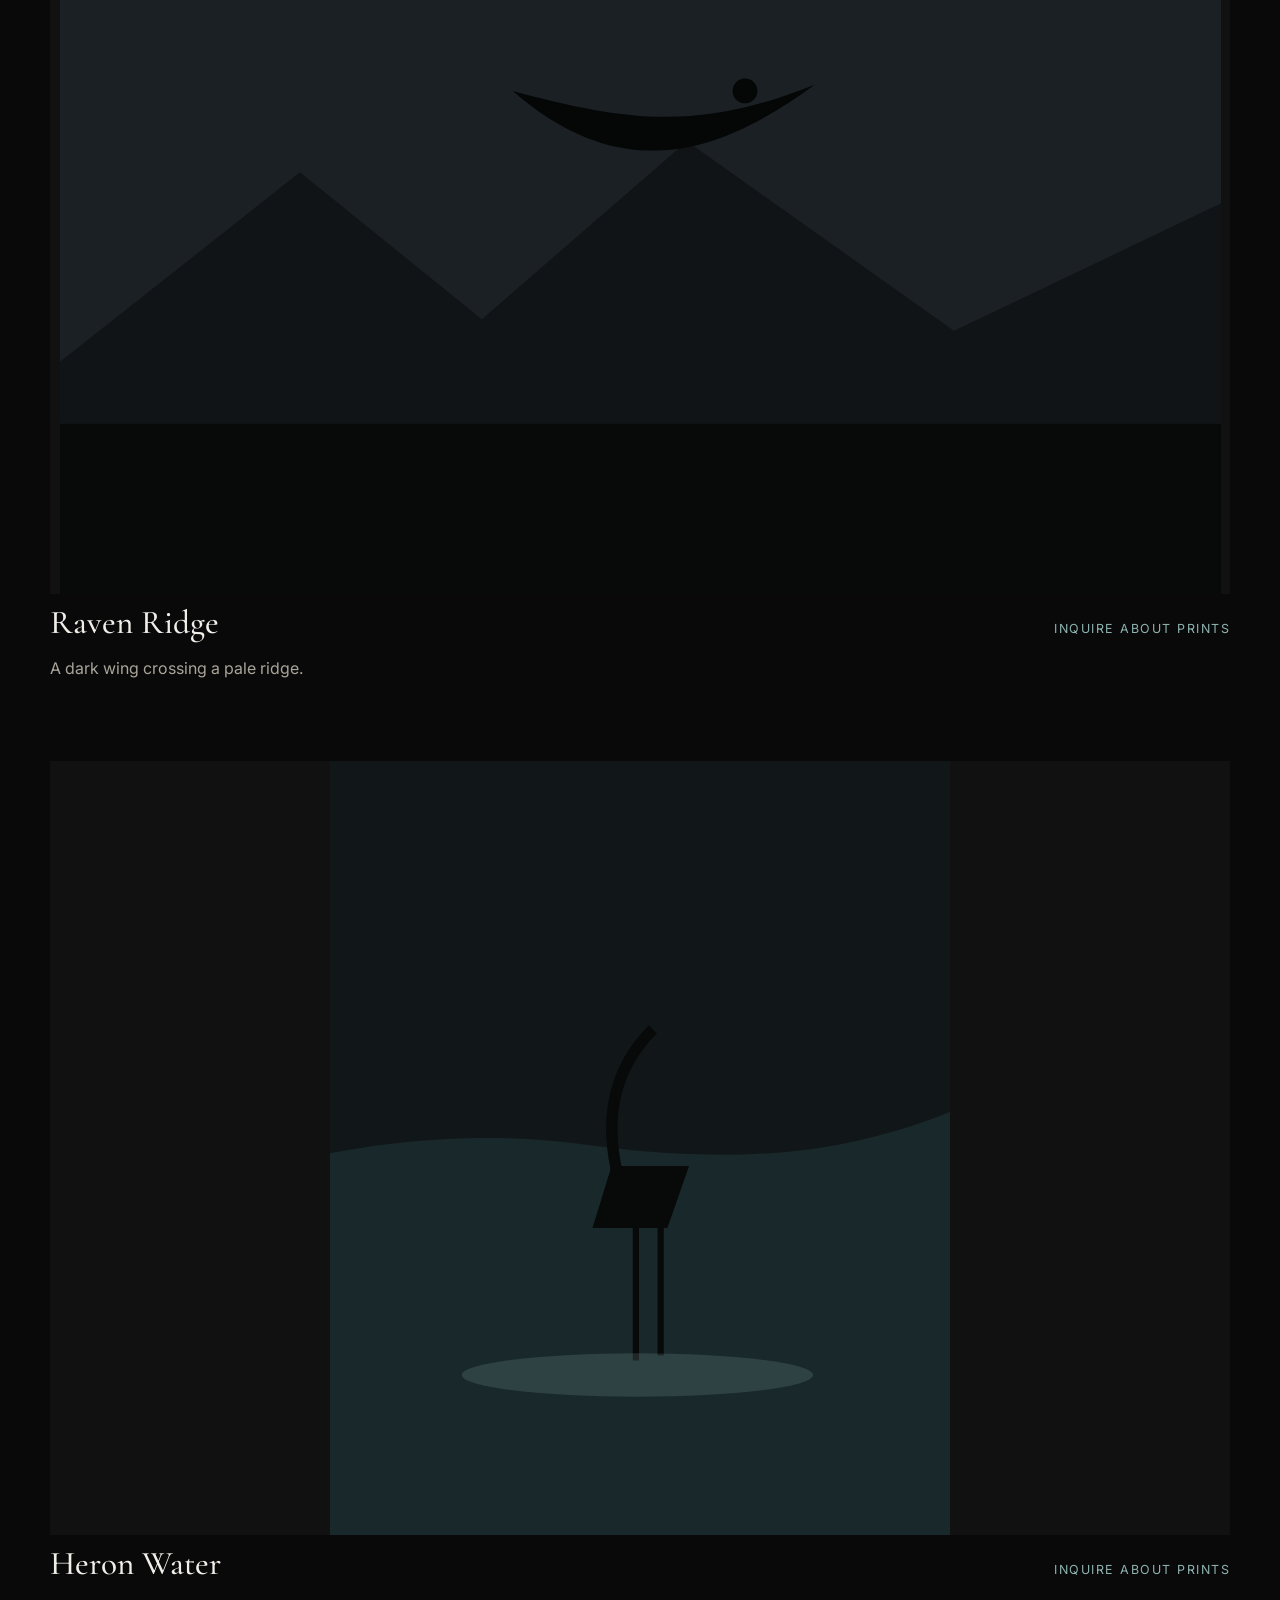
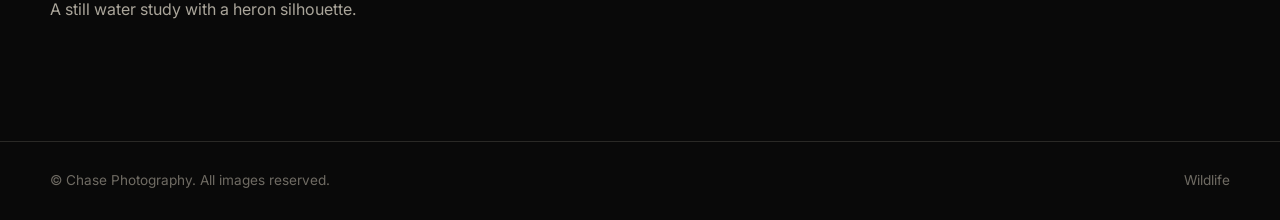
<file: galleries/wildlife.html>
﻿<!doctype html>
<html lang="en">
<head>
  <meta charset="utf-8">
  <meta name="viewport" content="width=device-width, initial-scale=1">
  <title>Wildlife | Still Horizon Photography</title>
  <link rel="preconnect" href="https://fonts.googleapis.com">
  <link rel="preconnect" href="https://fonts.gstatic.com" crossorigin>
  <link href="https://fonts.googleapis.com/css2?family=Cormorant+Garamond:wght@400;500&family=Inter:wght@400;500;600&display=swap" rel="stylesheet">
  <link rel="stylesheet" href="../assets/css/styles.css">
</head>
<body>
  <header class="site-header"><nav class="nav" aria-label="Primary navigation"><a class="brand" href="../index.html">Still Horizon</a><div class="nav-links"><a href="index.html">Galleries</a><a href="panoramas.html">Panoramas</a><a href="../about.html">About</a></div></nav></header>
  <main class="page">
    <section class="page-intro"><span class="eyebrow">Gallery</span><h1>Wildlife</h1><p class="lead">Quiet encounters and animal studies with landscape still in the frame.</p></section>
    <section class="gallery-wall" data-gallery-page></section>
  </main>
  <footer class="site-footer"><div class="footer-inner"><span>&copy; Chase Photography. All images reserved.</span><span>Wildlife</span></div></footer>
  <script>
    window.PORTFOLIO_GALLERY = {
      images: [
        { title: "Elk Meadow", src: "../assets/images/wildlife/elk-meadow.svg", full: "../assets/images/wildlife/elk-meadow.svg", description: "An elk form in open meadow light.", alt: "Elk standing in meadow light" },
        { title: "Raven Ridge", src: "../assets/images/wildlife/raven-ridge.svg", full: "../assets/images/wildlife/raven-ridge.svg", description: "A dark wing crossing a pale ridge.", alt: "Raven flying across a mountain ridge" },
        { title: "Heron Water", src: "../assets/images/wildlife/heron-water.svg", full: "../assets/images/wildlife/heron-water.svg", description: "A still water study with a heron silhouette.", alt: "Heron in still water" }
      ]
    };
  </script>
  <script src="../assets/js/gallery.js"></script>
</body>
</html>
</file>
<file: assets/css/styles.css>
﻿:root {
  color-scheme: dark;
  --bg: #090909;
  --panel: #111111;
  --panel-soft: #171717;
  --text: #f0eee9;
  --muted: #aaa59a;
  --faint: #6f6b63;
  --line: #2a2926;
  --accent: #c8a96a;
  --accent-cool: #8eb3b0;
  --max: 1180px;
  --gap: clamp(18px, 3vw, 34px);
  --serif: "Cormorant Garamond", Georgia, serif;
  --sans: Inter, ui-sans-serif, system-ui, -apple-system, BlinkMacSystemFont, "Segoe UI", sans-serif;
}

* {
  box-sizing: border-box;
}

html {
  scroll-behavior: smooth;
}

body {
  margin: 0;
  background: var(--bg);
  color: var(--text);
  font-family: var(--sans);
  line-height: 1.6;
  text-rendering: optimizeLegibility;
}

body.lightbox-open {
  overflow: hidden;
}

a {
  color: inherit;
  text-decoration: none;
}

img {
  display: block;
  max-width: 100%;
  height: auto;
}

.site-header {
  position: sticky;
  top: 0;
  z-index: 50;
  border-bottom: 1px solid rgba(255, 255, 255, 0.07);
  background: rgba(9, 9, 9, 0.82);
  backdrop-filter: blur(18px);
}

.nav {
  display: flex;
  align-items: center;
  justify-content: space-between;
  width: min(var(--max), calc(100% - 32px));
  min-height: 70px;
  margin: 0 auto;
  gap: 20px;
}

.brand {
  font-family: var(--serif);
  font-size: clamp(1.4rem, 2vw, 1.9rem);
  font-weight: 500;
}

.nav-links {
  display: flex;
  gap: clamp(14px, 3vw, 36px);
  align-items: center;
  color: var(--muted);
  font-size: 0.83rem;
  text-transform: uppercase;
  letter-spacing: 0.12em;
}

.nav-links a {
  transition: color 180ms ease;
}

.nav-links a:hover,
.nav-links a[aria-current="page"] {
  color: var(--text);
}

.page {
  width: min(var(--max), calc(100% - 32px));
  margin: 0 auto;
}

.hero {
  min-height: calc(100vh - 70px);
  display: grid;
  grid-template-columns: minmax(0, 0.86fr) minmax(260px, 0.5fr);
  gap: var(--gap);
  align-items: center;
  padding: clamp(40px, 7vw, 86px) 0;
}

.hero-copy {
  align-self: end;
  padding-bottom: clamp(16px, 5vw, 48px);
}

.eyebrow {
  color: var(--accent);
  font-size: 0.76rem;
  text-transform: uppercase;
  letter-spacing: 0.18em;
}

h1,
h2,
h3 {
  margin: 0;
  font-family: var(--serif);
  font-weight: 500;
  line-height: 1.02;
}

h1 {
  max-width: 11ch;
  margin-top: 18px;
  font-size: clamp(4rem, 12vw, 9.6rem);
}

h2 {
  font-size: clamp(2.2rem, 5vw, 5.4rem);
}

h3 {
  font-size: clamp(1.55rem, 2.6vw, 2.5rem);
}

.lead {
  max-width: 620px;
  margin: 24px 0 0;
  color: var(--muted);
  font-size: clamp(1.02rem, 1.5vw, 1.18rem);
}

.hero-stack {
  display: grid;
  gap: 16px;
}

.hero-stack figure,
.feature figure,
.gallery-card figure,
.image-frame,
.about-image {
  margin: 0;
  overflow: hidden;
  background: var(--panel);
}

.hero-stack img {
  width: 100%;
}

.hero-stack figure:first-child img {
  aspect-ratio: 4 / 5;
}

.hero-stack figure:last-child img {
  aspect-ratio: 16 / 9;
}

.hero-stack img,
.feature img,
.gallery-card img {
  object-fit: cover;
}

.actions {
  display: flex;
  flex-wrap: wrap;
  gap: 12px;
  margin-top: 34px;
}

.button {
  display: inline-flex;
  min-height: 46px;
  align-items: center;
  justify-content: center;
  border: 1px solid var(--line);
  border-radius: 999px;
  padding: 0 20px;
  color: var(--text);
  background: transparent;
  font-size: 0.78rem;
  text-transform: uppercase;
  letter-spacing: 0.12em;
  transition: border-color 180ms ease, background 180ms ease, color 180ms ease;
}

.button:hover {
  border-color: var(--accent);
  background: rgba(200, 169, 106, 0.1);
}

.button.primary {
  border-color: var(--accent);
  background: var(--accent);
  color: #17120a;
}

.section {
  padding: clamp(56px, 9vw, 118px) 0;
  border-top: 1px solid var(--line);
}

.section-header {
  display: flex;
  align-items: end;
  justify-content: space-between;
  gap: 24px;
  margin-bottom: clamp(28px, 5vw, 56px);
}

.section-header p {
  max-width: 470px;
  margin: 0;
  color: var(--muted);
}

.feature {
  display: grid;
  grid-template-columns: 1.2fr 0.8fr;
  gap: var(--gap);
  align-items: center;
}

.feature figure img {
  width: 100%;
}

.feature-copy p,
.about-copy p {
  color: var(--muted);
}

.gallery-grid {
  display: grid;
  grid-template-columns: repeat(3, minmax(0, 1fr));
  gap: var(--gap);
}

.gallery-card {
  display: grid;
  gap: 14px;
}

.gallery-card img {
  width: 100%;
  aspect-ratio: 4 / 5;
  transition: opacity 180ms ease, transform 280ms ease;
}

.gallery-card:hover img {
  opacity: 0.88;
  transform: scale(1.012);
}

.gallery-card p,
.caption,
.meta {
  color: var(--muted);
}

.gallery-card p {
  margin: 0;
}

.page-intro {
  padding: clamp(54px, 10vw, 120px) 0 clamp(30px, 6vw, 72px);
}

.page-intro h1 {
  max-width: 14ch;
  font-size: clamp(3rem, 9vw, 8rem);
}

.page-intro .lead {
  max-width: 760px;
}

.gallery-wall {
  display: grid;
  gap: clamp(34px, 5vw, 64px);
  padding-bottom: clamp(64px, 8vw, 110px);
}

.photo-item {
  display: grid;
  gap: 12px;
}

.image-frame {
  position: relative;
}

.image-frame button {
  display: block;
  width: 100%;
  padding: 0;
  border: 0;
  color: inherit;
  background: transparent;
  cursor: zoom-in;
}

.gallery-image {
  width: 100%;
  margin: 0 auto;
}

.photo-item:not(.is-panorama) .gallery-image {
  max-height: 86vh;
  object-fit: contain;
}

.photo-item.is-panorama {
  grid-column: 1 / -1;
}

.photo-item.is-panorama .image-frame {
  background: #0f0f0f;
}

.photo-item.is-panorama .panorama-scroll {
  overflow-x: auto;
  scrollbar-color: var(--accent) #161616;
}

.photo-item.is-panorama img {
  width: 100%;
}

.photo-meta {
  display: flex;
  justify-content: space-between;
  gap: 20px;
  align-items: baseline;
}

.photo-meta h2 {
  font-size: clamp(1.55rem, 2.6vw, 2.6rem);
}

.photo-links {
  display: flex;
  flex-wrap: wrap;
  gap: 14px;
  color: var(--accent-cool);
  font-size: 0.78rem;
  text-transform: uppercase;
  letter-spacing: 0.12em;
  white-space: nowrap;
}

.about-layout {
  display: grid;
  grid-template-columns: 0.9fr 1.1fr;
  gap: var(--gap);
  align-items: start;
}

.about-image img {
  width: 100%;
  aspect-ratio: 4 / 5;
  object-fit: cover;
}

.site-footer {
  border-top: 1px solid var(--line);
  color: var(--faint);
  font-size: 0.85rem;
}

.footer-inner {
  width: min(var(--max), calc(100% - 32px));
  margin: 0 auto;
  padding: 28px 0;
  display: flex;
  justify-content: space-between;
  gap: 16px;
}

.lightbox {
  position: fixed;
  inset: 0;
  z-index: 100;
  display: none;
  grid-template-rows: 1fr auto;
  background: rgba(0, 0, 0, 0.96);
}

.lightbox.is-open {
  display: grid;
}

.lightbox-stage {
  position: relative;
  overflow: hidden;
  touch-action: none;
  cursor: grab;
}

.lightbox-stage.is-dragging {
  cursor: grabbing;
}

.lightbox-image {
  position: absolute;
  top: 50%;
  left: 50%;
  max-width: none;
  max-height: none;
  transform-origin: 0 0;
  user-select: none;
  will-change: transform;
}

.lightbox-ui {
  position: absolute;
  inset: 18px 18px auto;
  display: flex;
  justify-content: space-between;
  pointer-events: none;
}

.icon-button {
  width: 44px;
  height: 44px;
  border: 1px solid rgba(255, 255, 255, 0.18);
  border-radius: 50%;
  color: var(--text);
  background: rgba(18, 18, 18, 0.7);
  font-size: 1.25rem;
  cursor: pointer;
  pointer-events: auto;
}

.nav-button {
  position: absolute;
  top: 50%;
  transform: translateY(-50%);
}

.nav-button.prev {
  left: 18px;
}

.nav-button.next {
  right: 18px;
}

.lightbox-info {
  display: grid;
  gap: 6px;
  padding: 18px clamp(18px, 5vw, 54px) 24px;
  border-top: 1px solid rgba(255, 255, 255, 0.1);
  background: rgba(9, 9, 9, 0.88);
}

.lightbox-info h2 {
  font-size: clamp(1.4rem, 2.6vw, 2.4rem);
}

.lightbox-info p {
  max-width: 780px;
  margin: 0;
  color: var(--muted);
}

.lightbox-actions {
  display: flex;
  flex-wrap: wrap;
  gap: 16px;
  margin-top: 8px;
  color: var(--accent-cool);
  font-size: 0.78rem;
  text-transform: uppercase;
  letter-spacing: 0.12em;
}

@media (max-width: 860px) {
  .hero,
  .feature,
  .about-layout {
    grid-template-columns: 1fr;
  }

  .hero {
    min-height: auto;
  }

  .hero-copy {
    padding-bottom: 0;
  }

  .gallery-grid {
    grid-template-columns: repeat(2, minmax(0, 1fr));
  }

  .section-header,
  .photo-meta,
  .footer-inner {
    align-items: start;
    flex-direction: column;
  }

  .photo-item.is-panorama img {
    max-width: none;
    width: max(150vw, 1200px);
  }
}

@media (max-width: 560px) {
  .nav {
    align-items: start;
    flex-direction: column;
    padding: 16px 0;
  }

  .nav-links {
    width: 100%;
    justify-content: space-between;
    gap: 10px;
    font-size: 0.72rem;
  }

  .gallery-grid {
    grid-template-columns: 1fr;
  }

  .button {
    width: 100%;
  }

  .lightbox-ui {
    inset: 10px 10px auto;
  }

  .nav-button.prev {
    left: 10px;
  }

  .nav-button.next {
    right: 10px;
  }
}
</file>
